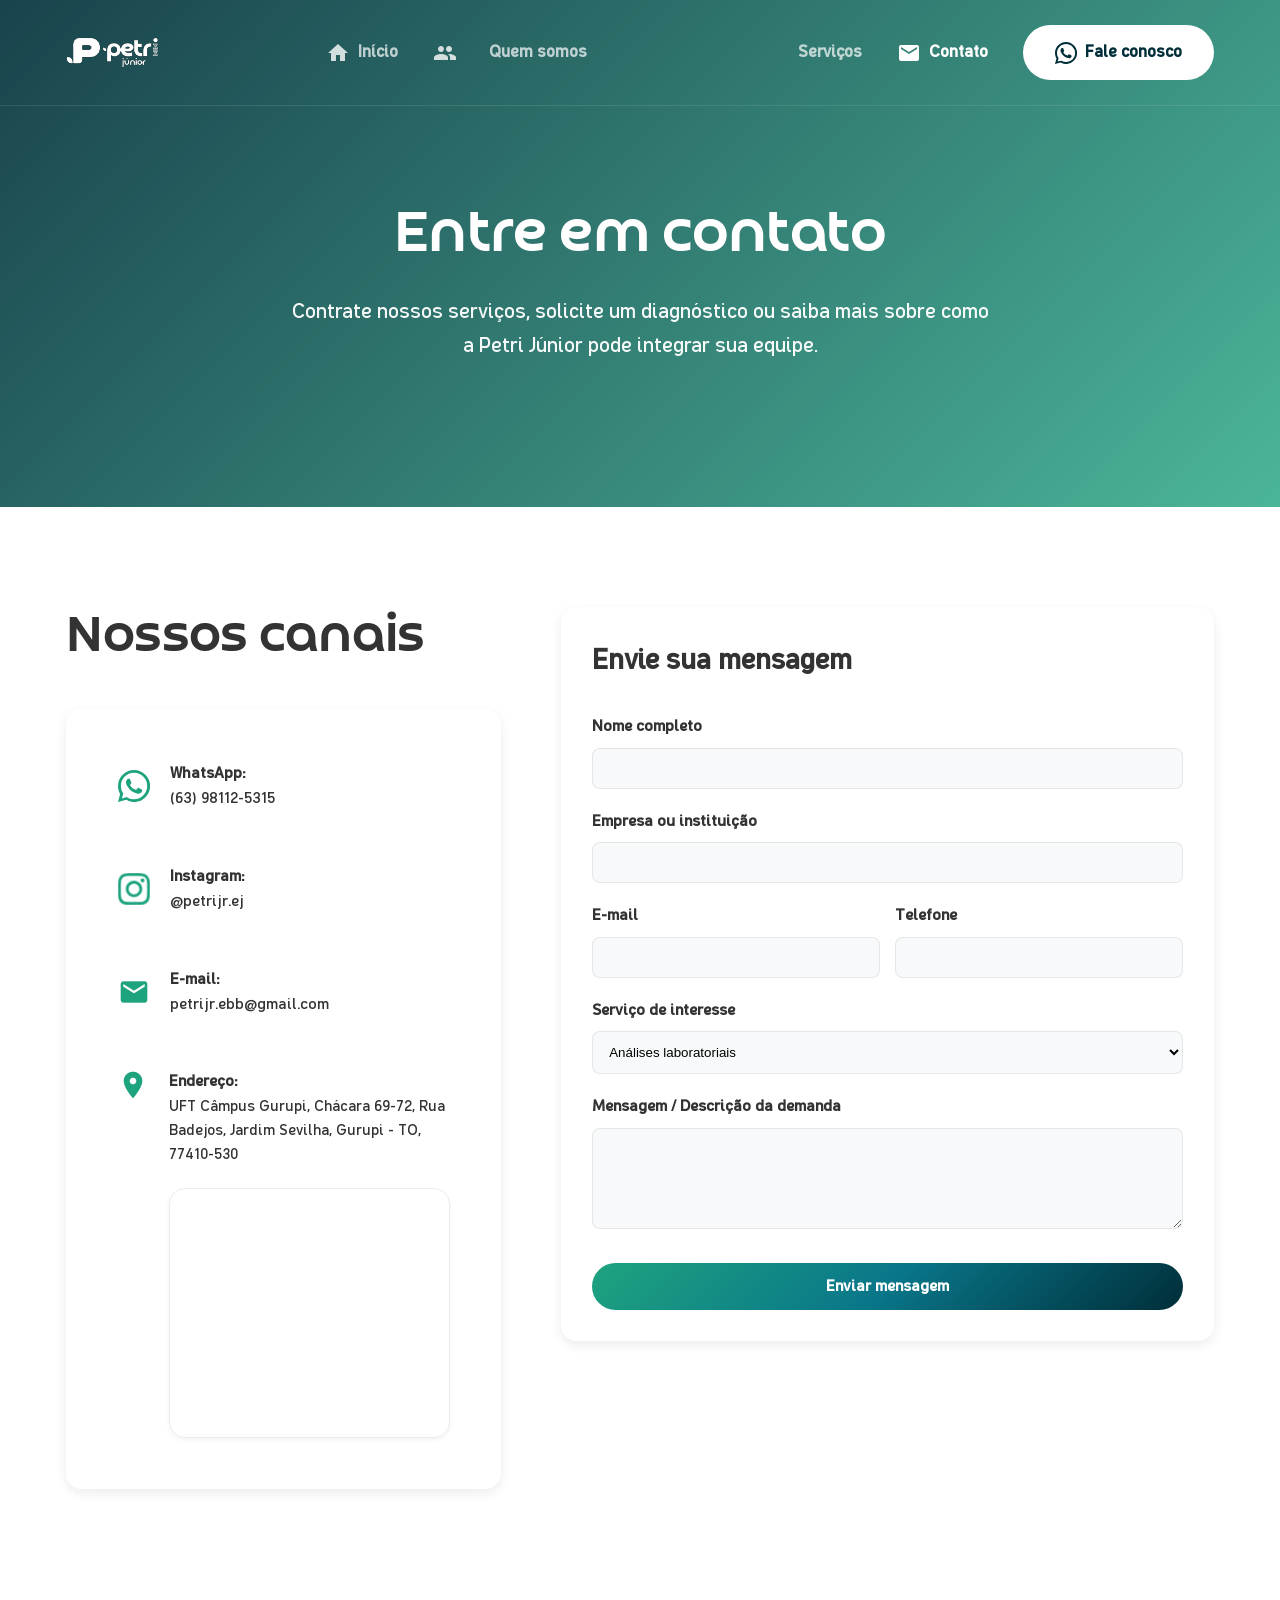
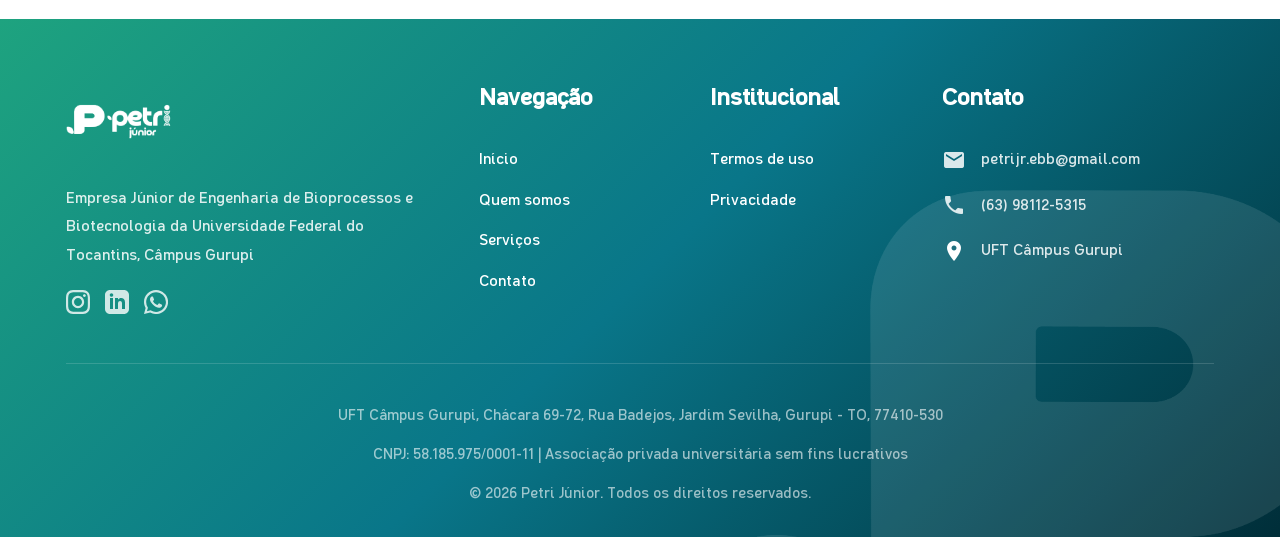
<file: contato.html>
<!DOCTYPE html>
<html lang="pt-BR">
<head>
  <meta charset="UTF-8">
  <meta name="viewport" content="width=device-width, initial-scale=1.0">
  <title>Contato | Petri Júnior</title>
  
  <link href="https://fonts.googleapis.com/icon?family=Material+Icons" rel="stylesheet">
  <link rel="preload" href="assets/fonts/Caracas.ttf" as="font" type="font/ttf" crossorigin="anonymous">
  <link rel="preload" href="assets/fonts/Croogla.ttf" as="font" type="font/ttf" crossorigin="anonymous">
  <link rel="stylesheet" href="assets/css/style.css">
  <link rel="icon" href="assets/img/favicon-colorido.svg" type="image/svg+xml">
</head>
<body>

  <!-- Header -->
  <header>
    <div class="container nav-container">
      <a href="index.html" class="logo">
        <img src="assets/img/logo-petri-white.svg" alt="Petri Júnior" class="logo-white">
        <img src="assets/img/logo-petri-color.svg" alt="Petri Júnior" class="logo-color">
      </a>
      <nav class="nav-links">
        <a href="index.html"><span class="material-icons">home</span> Início</a>
        <a href="quem-somos.html"><span class="material-icons">groups</span> Quem somos</a>
        <a href="servicos.html"><span class="material-icons">biotech</span> Serviços</a>
        <a href="contato.html"><span class="material-icons">mail</span> Contato</a>
        <a href="https://wa.me/5563981125315" class="btn btn-gradient">
          <svg xmlns="http://www.w3.org/2000/svg" width="22" height="22" viewBox="0 0 24 24" fill="white"><path d="M17.472 14.382c-.297-.149-1.758-.867-2.03-.967-.273-.099-.471-.148-.67.15-.197.297-.767.966-.94 1.164-.173.199-.347.223-.644.075-.297-.15-1.255-.463-2.39-1.328-.883-.788-1.48-1.761-1.653-2.059-.173-.297-.018-.458.13-.606.134-.133.298-.347.446-.52.149-.174.198-.298.298-.497.099-.198.05-.371-.025-.52-.075-.149-.669-1.612-.916-2.207-.242-.579-.487-.5-.669-.51-.173-.008-.371-.01-.57-.01-.198 0-.52.074-.792.372-.272.297-1.04 1.016-1.04 2.479 0 1.462 1.065 2.875 1.213 3.074.149.198 2.096 3.2 5.077 4.487.709.306 1.262.489 1.694.625.712.227 1.36.195 1.871.118.571-.085 1.758-.719 2.006-1.413.248-.694.248-1.289.173-1.413-.074-.124-.272-.198-.57-.347m-5.421 7.403h-.004a9.87 9.87 0 01-5.031-1.378l-.361-.214-3.741.982.998-3.648-.235-.374a9.86 9.86 0 01-1.51-5.26c.001-5.45 4.436-9.884 9.888-9.884 2.64 0 5.122 1.03 6.988 2.898a9.825 9.825 0 012.893 6.994c-.003 5.45-4.437 9.884-9.885 9.884m8.413-18.297A11.815 11.815 0 0012.05 0C5.414 0 .015 5.398.01 12.038c0 2.12.553 4.189 1.602 6.04L0 24l6.149-1.613a11.817 11.817 0 005.9 1.652h.005c6.634 0 12.032-5.398 12.037-12.038.003-3.218-1.251-6.242-3.535-8.528z"/></svg>
          Fale conosco
        </a>
      </nav>
      <div class="mobile-menu-btn">
        <span class="material-icons">menu</span>
      </div>
    </div>
  </header>

  <main>
    <!-- Page Hero -->
    <section class="page-hero hero-contato section-padding text-center">
      <div class="container">
        <h1 class="fade-in">Entre em contato</h1>
        <p class="fade-in" style="max-width: 700px; margin: 25px auto; font-size: 1.3rem; color: rgba(255,255,255,0.95);">
          Contrate nossos serviços, solicite um diagnóstico ou saiba mais sobre como a Petri Júnior pode integrar sua equipe.
        </p>
      </div>
    </section>

    <!-- Contato Section -->
    <section class="section-padding">
      <div class="container" style="display: block;">
        <div class="grid" style="display: grid; grid-template-columns: 1fr 1.5fr; gap: 60px; align-items: start;">
          <div class="fade-in">
            <h2 style="margin-bottom: 40px;">Nossos canais</h2>
            
            <div class="glass-card" style="margin-bottom: 30px; padding: 40px;">
              <a href="https://wa.me/5563981125315" target="_blank" style="display: flex; align-items: center; gap: 20px; margin-bottom: 30px; padding: 10px; border-radius: 12px; transition: 0.3s; border: 1px solid transparent;" onmouseover="this.style.borderColor='var(--primary)'; this.style.background='white'" onmouseout="this.style.borderColor='transparent'; this.style.background='transparent'">
                <svg xmlns="http://www.w3.org/2000/svg" width="32" height="32" viewBox="0 0 24 24" fill="var(--primary)"><path d="M17.472 14.382c-.297-.149-1.758-.867-2.03-.967-.273-.099-.471-.148-.67.15-.197.297-.767.966-.94 1.164-.173.199-.347.223-.644.075-.297-.15-1.255-.463-2.39-1.328-.883-.788-1.48-1.761-1.653-2.059-.173-.297-.018-.458.13-.606.134-.133.298-.347.446-.52.149-.174.198-.298.298-.497.099-.198.05-.371-.025-.52-.075-.149-.669-1.612-.916-2.207-.242-.579-.487-.5-.669-.51-.173-.008-.371-.01-.57-.01-.198 0-.52.074-.792.372-.272.297-1.04 1.016-1.04 2.479 0 1.462 1.065 2.875 1.213 3.074.149.198 2.096 3.2 5.077 4.487.709.306 1.262.489 1.694.625.712.227 1.36.195 1.871.118.571-.085 1.758-.719 2.006-1.413.248-.694.248-1.289.173-1.413-.074-.124-.272-.198-.57-.347m-5.421 7.403h-.004a9.87 9.87 0 01-5.031-1.378l-.361-.214-3.741.982.998-3.648-.235-.374a9.86 9.86 0 01-1.51-5.26c.001-5.45 4.436-9.884 9.888-9.884 2.64 0 5.122 1.03 6.988 2.898a9.825 9.825 0 012.893 6.994c-.003 5.45-4.437 9.884-9.885 9.884m8.413-18.297A11.815 11.815 0 0012.05 0C5.414 0 .015 5.398.01 12.038c0 2.12.553 4.189 1.602 6.04L0 24l6.149-1.613a11.817 11.817 0 005.9 1.652h.005c6.634 0 12.032-5.398 12.037-12.038.003-3.218-1.251-6.242-3.535-8.528z"/></svg>
                <span><strong>WhatsApp:</strong><br>(63) 98112-5315</span>
              </a>
              <a href="https://www.instagram.com/petrijr.ej/" target="_blank" style="display: flex; align-items: center; gap: 20px; margin-bottom: 30px; padding: 10px; border-radius: 12px; transition: 0.3s; border: 1px solid transparent;" onmouseover="this.style.borderColor='var(--primary)'; this.style.background='white'" onmouseout="this.style.borderColor='transparent'; this.style.background='transparent'">
                <svg xmlns="http://www.w3.org/2000/svg" width="32" height="32" viewBox="0 0 24 24" fill="var(--primary)"><path d="M12 2.163c3.204 0 3.584.012 4.85.07 3.252.148 4.771 1.691 4.919 4.819.058 1.265.069 1.645.069 4.849 0 3.205-.012 3.584-.069 4.849-.149 3.225-1.664 4.771-4.919 4.919-1.266.058-1.644.07-4.85.07-3.204 0-3.584-.012-4.849-.07-3.26-.149-4.771-1.699-4.919-4.82-.058-1.265-.07-1.644-.07-4.849 0-3.204.013-3.583.07-4.849.149-3.227 1.664-4.771 4.919-4.919 1.266-.057 1.645-.069 4.849-.069zm0-2.163c-3.259 0-3.667.014-4.947.072-4.358.2-6.78 2.618-6.98 6.98-.059 1.281-.073 1.689-.073 4.948 0 3.259.014 3.668.072 4.948.2 4.358 2.618 6.78 6.98 6.98 1.281.058 1.689.072 4.948.072 3.259 0 3.668-.014 4.948-.072 4.354-.2 6.782-2.618 6.979-6.98.059-1.28.073-1.689.073-4.948 0-3.259-.014-3.667-.072-4.947-.196-4.354-2.617-6.78-6.979-6.98-1.281-.059-1.69-.073-4.949-.073zm0 5.838c-3.403 0-6.162 2.759-6.162 6.162s2.759 6.163 6.162 6.163 6.162-2.759 6.162-6.163c0-3.403-2.759-6.162-6.162-6.162zm0 10.162c-2.209 0-4-1.791-4-4 0-2.209 1.791-4 4-4s4 1.791 4 4c0 2.209-1.791 4-4 4zm6.406-11.845c-.796 0-1.441.645-1.441 1.44s.645 1.44 1.441 1.44c.795 0 1.439-.645 1.439-1.44s-.644-1.44-1.439-1.44z"/></svg>
                <span><strong>Instagram:</strong><br>@petrijr.ej</span>
              </a>
              <a href="mailto:petrijr.ebb@gmail.com" style="display: flex; align-items: center; gap: 20px; margin-bottom: 30px; padding: 10px; border-radius: 12px; transition: 0.3s; border: 1px solid transparent;" onmouseover="this.style.borderColor='var(--primary)'; this.style.background='white'" onmouseout="this.style.borderColor='transparent'; this.style.background='transparent'">
                <span class="material-icons" style="color: var(--primary); font-size: 32px;">mail</span> 
                <span><strong>E-mail:</strong><br>petrijr.ebb@gmail.com</span>
              </a>
              <div style="display: flex; align-items: flex-start; gap: 20px; padding: 10px;">
                <span class="material-icons" style="color: var(--primary); font-size: 32px;">place</span> 
                <div style="flex-grow: 1;">
                  <strong>Endereço:</strong><br>
                  <p style="font-size: 0.95rem; margin-bottom: 20px;">UFT Câmpus Gurupi, Chácara 69-72, Rua Badejos, Jardim Sevilha, Gurupi - TO, 77410-530</p>
                  
                  <!-- Maps Nested in Card -->
                  <div class="map-container" style="height: 250px; margin-top: 10px;">
                    <iframe 
                      src="https://www.google.com/maps/embed?pb=!1m18!1m12!1m3!1d3896.3475143324024!2d-49.07187142491295!3d-11.758362687537335!2m3!1f0!2f0!3f0!3m2!1i1024!2i768!4f13.1!3m3!1m2!1s0x933be32c748c823d%3A0x6739958045610d4c!2sUFT%20-%20Campus%20Gurupi!5e0!3m2!1spt-BR!2sbr!4v1715870000000!5m2!1spt-BR!2sbr" 
                      width="100%" 
                      height="100%" 
                      style="border:0;" 
                      allowfullscreen="" 
                      loading="lazy" 
                      referrerpolicy="no-referrer-when-downgrade">
                    </iframe>
                  </div>
                </div>
              </div>
            </div>
          </div>
          
          <div class="glass-card fade-in" style="background: white;">
            <h3 style="margin-bottom: 30px;">Envie sua mensagem</h3>
            <form id="contact-form">
              <div style="margin-bottom: 20px;">
                <label for="name" style="display: block; margin-bottom: 8px; font-weight: bold;">Nome completo</label>
                <input type="text" id="name" required style="width: 100%; padding: 12px; border: 1px solid var(--border-light); border-radius: 8px; background: var(--bg-light);">
              </div>
              <div style="margin-bottom: 20px;">
                <label for="company" style="display: block; margin-bottom: 8px; font-weight: bold;">Empresa ou instituição</label>
                <input type="text" id="company" style="width: 100%; padding: 12px; border: 1px solid var(--border-light); border-radius: 8px; background: var(--bg-light);">
              </div>
              <div style="display: grid; grid-template-columns: 1fr 1fr; gap: 15px; margin-bottom: 20px;">
                <div>
                  <label for="email" style="display: block; margin-bottom: 8px; font-weight: bold;">E-mail</label>
                  <input type="email" id="email" required style="width: 100%; padding: 12px; border: 1px solid var(--border-light); border-radius: 8px; background: var(--bg-light);">
                </div>
                <div>
                  <label for="phone" style="display: block; margin-bottom: 8px; font-weight: bold;">Telefone</label>
                  <input type="tel" id="phone" required style="width: 100%; padding: 12px; border: 1px solid var(--border-light); border-radius: 8px; background: var(--bg-light);">
                </div>
              </div>
              <div style="margin-bottom: 20px;">
                <label for="service" style="display: block; margin-bottom: 8px; font-weight: bold;">Serviço de interesse</label>
                <select id="service" style="width: 100%; padding: 12px; border: 1px solid var(--border-light); border-radius: 8px; background: var(--bg-light);">
                  <option value="Análises">Análises laboratoriais</option>
                  <option value="Biossegurança">Biossegurança/MBP/ POPs</option>
                  <option value="Bioinformática">Bioinformática</option>
                  <option value="Cursos">Cursos e treinamentos</option>
                  <option value="Outro">Outros/parcerias</option>
                </select>
              </div>
              <div style="margin-bottom: 25px;">
                <label for="message" style="display: block; margin-bottom: 8px; font-weight: bold;">Mensagem / Descrição da demanda</label>
                <textarea id="message" rows="5" required style="width: 100%; padding: 12px; border: 1px solid var(--border-light); border-radius: 8px; background: var(--bg-light);"></textarea>
              </div>
              <button type="submit" class="btn btn-gradient" style="width: 100%;">Enviar mensagem</button>
            </form>
          </div>
        </div>
      </div>
    </section>
  </main>

  <!-- Footer -->
  <footer>
    <img src="assets/img/favicon-branco.svg" class="footer-watermark" alt="Watermark">
    <div class="container" style="display: block;">
      <div class="footer-grid">
        <div class="footer-info">
          <img src="assets/img/logo-petri.svg" alt="Petri Júnior" style="height: 85px; filter: brightness(0) invert(1);">
          <p style="margin-top: 20px;">Empresa Júnior de Engenharia de Bioprocessos e Biotecnologia da Universidade Federal do Tocantins, Câmpus Gurupi</p>
          <div style="display: flex; gap: 15px; margin-top: 20px;">
            <a href="https://www.instagram.com/petrijr.ej/" target="_blank" style="color: white; opacity: 0.8;"><svg xmlns="http://www.w3.org/2000/svg" width="24" height="24" viewBox="0 0 24 24" fill="currentColor"><path d="M12 2.163c3.204 0 3.584.012 4.85.07 3.252.148 4.771 1.691 4.919 4.819.058 1.265.069 1.645.069 4.849 0 3.205-.012 3.584-.069 4.849-.149 3.225-1.664 4.771-4.919 4.919-1.266.058-1.644.07-4.85.07-3.204 0-3.584-.012-4.849-.07-3.26-.149-4.771-1.699-4.919-4.82-.058-1.265-.07-1.644-.07-4.849 0-3.204.013-3.583.07-4.849.149-3.227 1.664-4.771 4.919-4.919 1.266-.057 1.645-.069 4.849-.069zm0-2.163c-3.259 0-3.667.014-4.947.072-4.358.2-6.78 2.618-6.98 6.98-.059 1.281-.073 1.689-.073 4.948 0 3.259.014 3.668.072 4.948.2 4.358 2.618 6.78 6.98 6.98 1.281.058 1.689.072 4.948.072 3.259 0 3.668-.014 4.948-.072 4.354-.2 6.782-2.618 6.979-6.98.059-1.28.073-1.689.073-4.948 0-3.259-.014-3.667-.072-4.947-.196-4.354-2.617-6.78-6.979-6.98-1.281-.059-1.69-.073-4.949-.073zm0 5.838c-3.403 0-6.162 2.759-6.162 6.162s2.759 6.163 6.162 6.163 6.162-2.759 6.162-6.163c0-3.403-2.759-6.162-6.162-6.162zm0 10.162c-2.209 0-4-1.791-4-4 0-2.209 1.791-4 4-4s4 1.791 4 4c0 2.209-1.791 4-4 4zm6.406-11.845c-.796 0-1.441.645-1.441 1.44s.645 1.44 1.441 1.44c.795 0 1.439-.645 1.439-1.44s-.644-1.44-1.439-1.44z"/></svg></a>
            <a href="https://www.linkedin.com/company/petri-j%C3%BAnior" target="_blank" style="color: white; opacity: 0.8;"><svg xmlns="http://www.w3.org/2000/svg" width="24" height="24" viewBox="0 0 24 24" fill="currentColor"><path d="M19 0h-14c-2.761 0-5 2.239-5 5v14c0 2.761 2.239 5 5 5h14c2.762 0 5-2.238 5-5v-14c0-2.761-2.238-5-5-5zm-11 19h-3v-11h3v11zm-1.5-12.268c-.966 0-1.75-.79-1.75-1.764s.784-1.764 1.75-1.764 1.75.79 1.75 1.764-.783 1.764-1.75 1.764zm13.5 12.268h-3v-5.604c0-3.368-4-3.113-4 0v5.604h-3v-11h3v1.765c1.396-2.586 7-2.777 7 2.476v6.759z"/></svg></a>
            <a href="https://wa.me/5563981125315" target="_blank" style="color: white; opacity: 0.8;"><svg xmlns="http://www.w3.org/2000/svg" width="24" height="24" viewBox="0 0 24 24" fill="currentColor"><path d="M17.472 14.382c-.297-.149-1.758-.867-2.03-.967-.273-.099-.471-.148-.67.15-.197.297-.767.966-.94 1.164-.173.199-.347.223-.644.075-.297-.15-1.255-.463-2.39-1.328-.883-.788-1.48-1.761-1.653-2.059-.173-.297-.018-.458.13-.606.134-.133.298-.347.446-.52.149-.174.198-.298.298-.497.099-.198.05-.371-.025-.52-.075-.149-.669-1.612-.916-2.207-.242-.579-.487-.5-.669-.51-.173-.008-.371-.01-.57-.01-.198 0-.52.074-.792.372-.272.297-1.04 1.016-1.04 2.479 0 1.462 1.065 2.875 1.213 3.074.149.198 2.096 3.2 5.077 4.487.709.306 1.262.489 1.694.625.712.227 1.36.195 1.871.118.571-.085 1.758-.719 2.006-1.413.248-.694.248-1.289.173-1.413-.074-.124-.272-.198-.57-.347m-5.421 7.403h-.004a9.87 9.87 0 01-5.031-1.378l-.361-.214-3.741.982.998-3.648-.235-.374a9.86 9.86 0 01-1.51-5.26c.001-5.45 4.436-9.884 9.888-9.884 2.64 0 5.122 1.03 6.988 2.898a9.825 9.825 0 012.893 6.994c-.003 5.45-4.437 9.884-9.885 9.884m8.413-18.297A11.815 11.815 0 0012.05 0C5.414 0 .015 5.398.01 12.038c0 2.12.553 4.189 1.602 6.04L0 24l6.149-1.613a11.817 11.817 0 005.9 1.652h.005c6.634 0 12.032-5.398 12.037-12.038.003-3.218-1.251-6.242-3.535-8.528z"/></svg></a>
          </div>
        </div>
        <div class="footer-links">
          <h4>Navegação</h4>
          <ul>
            <li><a href="index.html">Início</a></li>
            <li><a href="quem-somos.html">Quem somos</a></li>
            <li><a href="servicos.html">Serviços</a></li>
            <li><a href="contato.html">Contato</a></li>
          </ul>
        </div>
        <div class="footer-links">
          <h4>Institucional</h4>
          <ul>
            <li><a href="termos-de-uso.html">Termos de uso</a></li>
            <li><a href="politica-de-privacidade.html">Privacidade</a></li>
          </ul>
        </div>
        <div class="footer-contact">
          <h4>Contato</h4>
          <p><span class="material-icons">mail</span> petrijr.ebb@gmail.com</p>
          <p><span class="material-icons">call</span> (63) 98112-5315</p>
          <p><span class="material-icons" style="color: white;">place</span> UFT Câmpus Gurupi</p>
        </div>
      </div>
      <div class="footer-bottom">
        <p>UFT Câmpus Gurupi, Chácara 69-72, Rua Badejos, Jardim Sevilha, Gurupi - TO, 77410-530</p>
        <p style="margin-top: 15px;">CNPJ: 58.185.975/0001-11 | Associação privada universitária sem fins lucrativos</p>
        <p style="margin-top: 15px;">&copy; 2026 Petri Júnior. Todos os direitos reservados.</p>
      </div>
    </div>
  </footer>

  <script src="assets/js/main.js"></script>
</body>
</html>
</file>
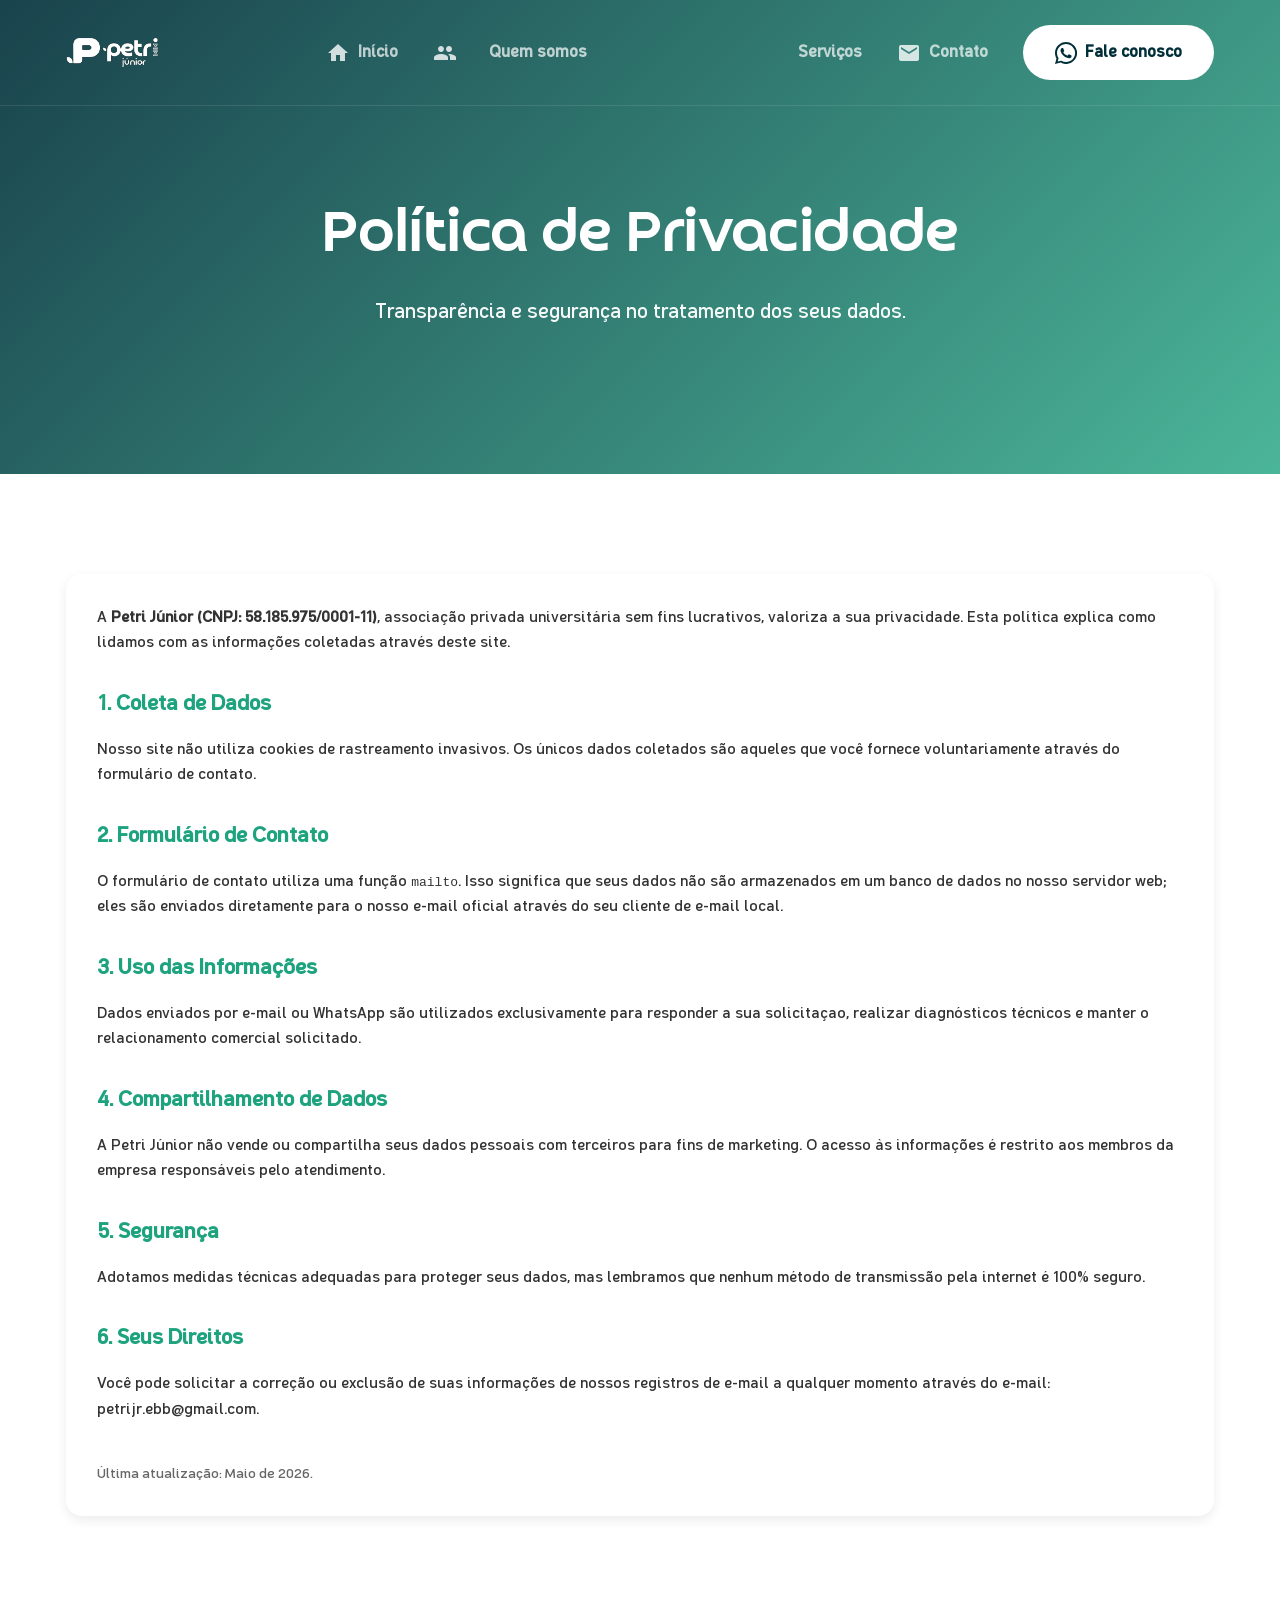
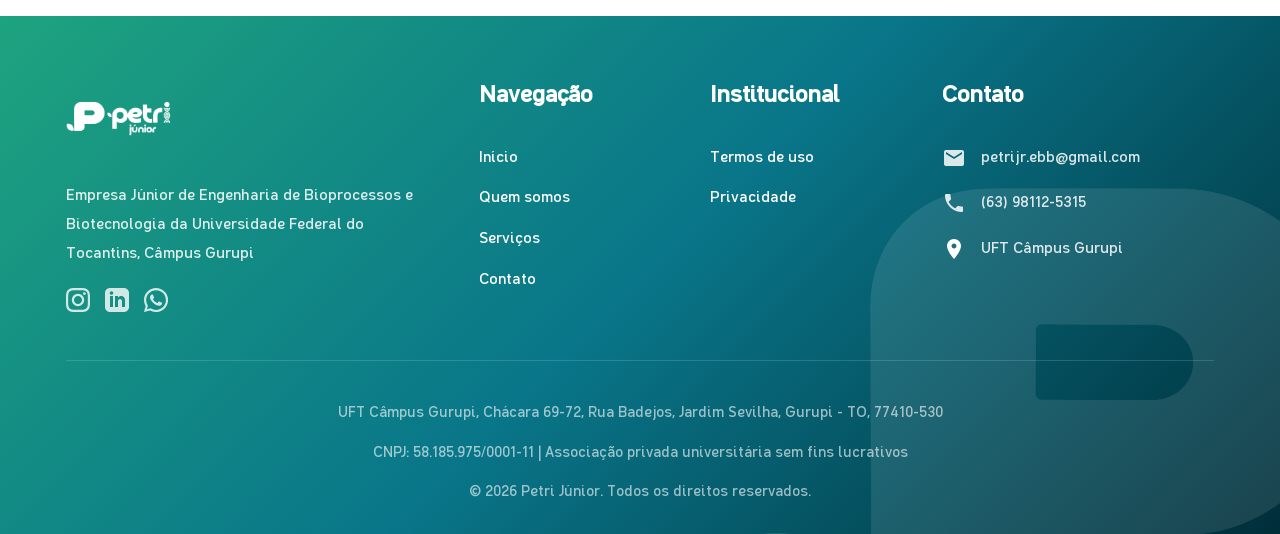
<file: politica-de-privacidade.html>
<!DOCTYPE html>
<html lang="pt-BR">
<head>
  <meta charset="UTF-8">
  <meta name="viewport" content="width=device-width, initial-scale=1.0">
  <title>Política de Privacidade | Petri Júnior</title>
  
  <link href="https://fonts.googleapis.com/icon?family=Material+Icons" rel="stylesheet">
  <link rel="preload" href="assets/fonts/Caracas.ttf" as="font" type="font/ttf" crossorigin="anonymous">
  <link rel="preload" href="assets/fonts/Croogla.ttf" as="font" type="font/ttf" crossorigin="anonymous">
  <link rel="stylesheet" href="assets/css/style.css">
  <link rel="icon" href="assets/img/favicon-colorido.svg" type="image/svg+xml">
</head>
<body>

  <!-- Header -->
  <header>
    <div class="container nav-container">
      <a href="index.html" class="logo">
        <img src="assets/img/logo-petri-white.svg" alt="Petri Júnior" class="logo-white">
        <img src="assets/img/logo-petri-color.svg" alt="Petri Júnior" class="logo-color">
      </a>
      <nav class="nav-links">
        <a href="index.html"><span class="material-icons">home</span> Início</a>
        <a href="quem-somos.html"><span class="material-icons">groups</span> Quem somos</a>
        <a href="servicos.html"><span class="material-icons">biotech</span> Serviços</a>
        <a href="contato.html"><span class="material-icons">mail</span> Contato</a>
        <a href="https://wa.me/5563981125315" class="btn btn-gradient">
          <svg xmlns="http://www.w3.org/2000/svg" width="22" height="22" viewBox="0 0 24 24" fill="white"><path d="M17.472 14.382c-.297-.149-1.758-.867-2.03-.967-.273-.099-.471-.148-.67.15-.197.297-.767.966-.94 1.164-.173.199-.347.223-.644.075-.297-.15-1.255-.463-2.39-1.328-.883-.788-1.48-1.761-1.653-2.059-.173-.297-.018-.458.13-.606.134-.133.298-.347.446-.52.149-.174.198-.298.298-.497.099-.198.05-.371-.025-.52-.075-.149-.669-1.612-.916-2.207-.242-.579-.487-.5-.669-.51-.173-.008-.371-.01-.57-.01-.198 0-.52.074-.792.372-.272.297-1.04 1.016-1.04 2.479 0 1.462 1.065 2.875 1.213 3.074.149.198 2.096 3.2 5.077 4.487.709.306 1.262.489 1.694.625.712.227 1.36.195 1.871.118.571-.085 1.758-.719 2.006-1.413.248-.694.248-1.289.173-1.413-.074-.124-.272-.198-.57-.347m-5.421 7.403h-.004a9.87 9.87 0 01-5.031-1.378l-.361-.214-3.741.982.998-3.648-.235-.374a9.86 9.86 0 01-1.51-5.26c.001-5.45 4.436-9.884 9.888-9.884 2.64 0 5.122 1.03 6.988 2.898a9.825 9.825 0 012.893 6.994c-.003 5.45-4.437 9.884-9.885 9.884m8.413-18.297A11.815 11.815 0 0012.05 0C5.414 0 .015 5.398.01 12.038c0 2.12.553 4.189 1.602 6.04L0 24l6.149-1.613a11.817 11.817 0 005.9 1.652h.005c6.634 0 12.032-5.398 12.037-12.038.003-3.218-1.251-6.242-3.535-8.528z"/></svg>
          Fale conosco
        </a>
      </nav>
      <div class="mobile-menu-btn">
        <span class="material-icons">menu</span>
      </div>
    </div>
  </header>

  <main>
    <section class="page-hero hero-servicos section-padding text-center">
      <div class="container">
        <h1 class="fade-in">Política de Privacidade</h1>
        <p class="fade-in" style="max-width: 700px; margin: 25px auto; font-size: 1.3rem; color: rgba(255,255,255,0.95);">Transparência e segurança no tratamento dos seus dados.</p>
      </div>
    </section>

    <section class="section-padding">
      <div class="container" style="display: block;">
        <div class="glass-card" style="background: white;">
          <p>A <strong>Petri Júnior (CNPJ: 58.185.975/0001-11)</strong>, associação privada universitária sem fins lucrativos, valoriza a sua privacidade. Esta política explica como lidamos com as informações coletadas através deste site.</p>
          
          <h4 style="margin: 30px 0 15px; color: var(--primary);">1. Coleta de Dados</h4>
          <p>Nosso site não utiliza cookies de rastreamento invasivos. Os únicos dados coletados são aqueles que você fornece voluntariamente através do formulário de contato.</p>
          
          <h4 style="margin: 30px 0 15px; color: var(--primary);">2. Formulário de Contato</h4>
          <p>O formulário de contato utiliza uma função <code>mailto</code>. Isso significa que seus dados não são armazenados em um banco de dados no nosso servidor web; eles são enviados diretamente para o nosso e-mail oficial através do seu cliente de e-mail local.</p>
          
          <h4 style="margin: 30px 0 15px; color: var(--primary);">3. Uso das Informações</h4>
          <p>Dados enviados por e-mail ou WhatsApp são utilizados exclusivamente para responder a sua solicitaçao, realizar diagnósticos técnicos e manter o relacionamento comercial solicitado.</p>
          
          <h4 style="margin: 30px 0 15px; color: var(--primary);">4. Compartilhamento de Dados</h4>
          <p>A Petri Júnior não vende ou compartilha seus dados pessoais com terceiros para fins de marketing. O acesso às informações é restrito aos membros da empresa responsáveis pelo atendimento.</p>
          
          <h4 style="margin: 30px 0 15px; color: var(--primary);">5. Segurança</h4>
          <p>Adotamos medidas técnicas adequadas para proteger seus dados, mas lembramos que nenhum método de transmissão pela internet é 100% seguro.</p>
          
          <h4 style="margin: 30px 0 15px; color: var(--primary);">6. Seus Direitos</h4>
          <p>Você pode solicitar a correção ou exclusão de suas informações de nossos registros de e-mail a qualquer momento através do e-mail: petrijr.ebb@gmail.com.</p>
          
          <p style="margin-top: 40px; font-size: 0.9rem; color: var(--text-muted);">Última atualização: Maio de 2026.</p>
        </div>
      </div>
    </section>
  </main>

  <!-- Footer -->
  <footer>
    <img src="assets/img/favicon-branco.svg" class="footer-watermark" alt="Watermark">
    <div class="container" style="display: block;">
      <div class="footer-grid">
        <div class="footer-info">
          <img src="assets/img/logo-petri.svg" alt="Petri Júnior" style="height: 85px; filter: brightness(0) invert(1);">
          <p style="margin-top: 20px;">Empresa Júnior de Engenharia de Bioprocessos e Biotecnologia da Universidade Federal do Tocantins, Câmpus Gurupi</p>
          <div style="display: flex; gap: 15px; margin-top: 20px;">
            <a href="https://www.instagram.com/petrijr.ej/" target="_blank" style="color: white; opacity: 0.8;"><svg xmlns="http://www.w3.org/2000/svg" width="24" height="24" viewBox="0 0 24 24" fill="currentColor"><path d="M12 2.163c3.204 0 3.584.012 4.85.07 3.252.148 4.771 1.691 4.919 4.819.058 1.265.069 1.645.069 4.849 0 3.205-.012 3.584-.069 4.849-.149 3.225-1.664 4.771-4.919 4.919-1.266.058-1.644.07-4.85.07-3.204 0-3.584-.012-4.849-.07-3.26-.149-4.771-1.699-4.919-4.82-.058-1.265-.07-1.644-.07-4.849 0-3.204.013-3.583.07-4.849.149-3.227 1.664-4.771 4.919-4.919 1.266-.057 1.645-.069 4.849-.069zm0-2.163c-3.259 0-3.667.014-4.947.072-4.358.2-6.78 2.618-6.98 6.98-.059 1.281-.073 1.689-.073 4.948 0 3.259.014 3.668.072 4.948.2 4.358 2.618 6.78 6.98 6.98 1.281.058 1.689.072 4.948.072 3.259 0 3.668-.014 4.948-.072 4.354-.2 6.782-2.618 6.979-6.98.059-1.28.073-1.689.073-4.948 0-3.259-.014-3.667-.072-4.947-.196-4.354-2.617-6.78-6.979-6.98-1.281-.059-1.69-.073-4.949-.073zm0 5.838c-3.403 0-6.162 2.759-6.162 6.162s2.759 6.163 6.162 6.163 6.162-2.759 6.162-6.163c0-3.403-2.759-6.162-6.162-6.162zm0 10.162c-2.209 0-4-1.791-4-4 0-2.209 1.791-4 4-4s4 1.791 4 4c0 2.209-1.791 4-4 4zm6.406-11.845c-.796 0-1.441.645-1.441 1.44s.645 1.44 1.441 1.44c.795 0 1.439-.645 1.439-1.44s-.644-1.44-1.439-1.44z"/></svg></a>
            <a href="https://www.linkedin.com/company/petri-j%C3%BAnior" target="_blank" style="color: white; opacity: 0.8;"><svg xmlns="http://www.w3.org/2000/svg" width="24" height="24" viewBox="0 0 24 24" fill="currentColor"><path d="M19 0h-14c-2.761 0-5 2.239-5 5v14c0 2.761 2.239 5 5 5h14c2.762 0 5-2.238 5-5v-14c0-2.761-2.238-5-5-5zm-11 19h-3v-11h3v11zm-1.5-12.268c-.966 0-1.75-.79-1.75-1.764s.784-1.764 1.75-1.764 1.75.79 1.75 1.764-.783 1.764-1.75 1.764zm13.5 12.268h-3v-5.604c0-3.368-4-3.113-4 0v5.604h-3v-11h3v1.765c1.396-2.586 7-2.777 7 2.476v6.759z"/></svg></a>
            <a href="https://wa.me/5563981125315" target="_blank" style="color: white; opacity: 0.8;"><svg xmlns="http://www.w3.org/2000/svg" width="24" height="24" viewBox="0 0 24 24" fill="currentColor"><path d="M17.472 14.382c-.297-.149-1.758-.867-2.03-.967-.273-.099-.471-.148-.67.15-.197.297-.767.966-.94 1.164-.173.199-.347.223-.644.075-.297-.15-1.255-.463-2.39-1.328-.883-.788-1.48-1.761-1.653-2.059-.173-.297-.018-.458.13-.606.134-.133.298-.347.446-.52.149-.174.198-.298.298-.497.099-.198.05-.371-.025-.52-.075-.149-.669-1.612-.916-2.207-.242-.579-.487-.5-.669-.51-.173-.008-.371-.01-.57-.01-.198 0-.52.074-.792.372-.272.297-1.04 1.016-1.04 2.479 0 1.462 1.065 2.875 1.213 3.074.149.198 2.096 3.2 5.077 4.487.709.306 1.262.489 1.694.625.712.227 1.36.195 1.871.118.571-.085 1.758-.719 2.006-1.413.248-.694.248-1.289.173-1.413-.074-.124-.272-.198-.57-.347m-5.421 7.403h-.004a9.87 9.87 0 01-5.031-1.378l-.361-.214-3.741.982.998-3.648-.235-.374a9.86 9.86 0 01-1.51-5.26c.001-5.45 4.436-9.884 9.888-9.884 2.64 0 5.122 1.03 6.988 2.898a9.825 9.825 0 012.893 6.994c-.003 5.45-4.437 9.884-9.885 9.884m8.413-18.297A11.815 11.815 0 0012.05 0C5.414 0 .015 5.398.01 12.038c0 2.12.553 4.189 1.602 6.04L0 24l6.149-1.613a11.817 11.817 0 005.9 1.652h.005c6.634 0 12.032-5.398 12.037-12.038.003-3.218-1.251-6.242-3.535-8.528z"/></svg></a>
          </div>
        </div>
        <div class="footer-links">
          <h4>Navegação</h4>
          <ul>
            <li><a href="index.html">Início</a></li>
            <li><a href="quem-somos.html">Quem somos</a></li>
            <li><a href="servicos.html">Serviços</a></li>
            <li><a href="contato.html">Contato</a></li>
          </ul>
        </div>
        <div class="footer-links">
          <h4>Institucional</h4>
          <ul>
            <li><a href="termos-de-uso.html">Termos de uso</a></li>
            <li><a href="politica-de-privacidade.html">Privacidade</a></li>
          </ul>
        </div>
        <div class="footer-contact">
          <h4>Contato</h4>
          <p><span class="material-icons">mail</span> petrijr.ebb@gmail.com</p>
          <p><span class="material-icons">call</span> (63) 98112-5315</p>
          <p><span class="material-icons" style="color: white;">place</span> UFT Câmpus Gurupi</p>
        </div>
      </div>
      <div class="footer-bottom">
        <p>UFT Câmpus Gurupi, Chácara 69-72, Rua Badejos, Jardim Sevilha, Gurupi - TO, 77410-530</p>
        <p style="margin-top: 15px;">CNPJ: 58.185.975/0001-11 | Associação privada universitária sem fins lucrativos</p>
        <p style="margin-top: 15px;">&copy; 2026 Petri Júnior. Todos os direitos reservados.</p>
      </div>
    </div>
  </footer>

  <script src="assets/js/main.js"></script>
</body>
</html>
</file>
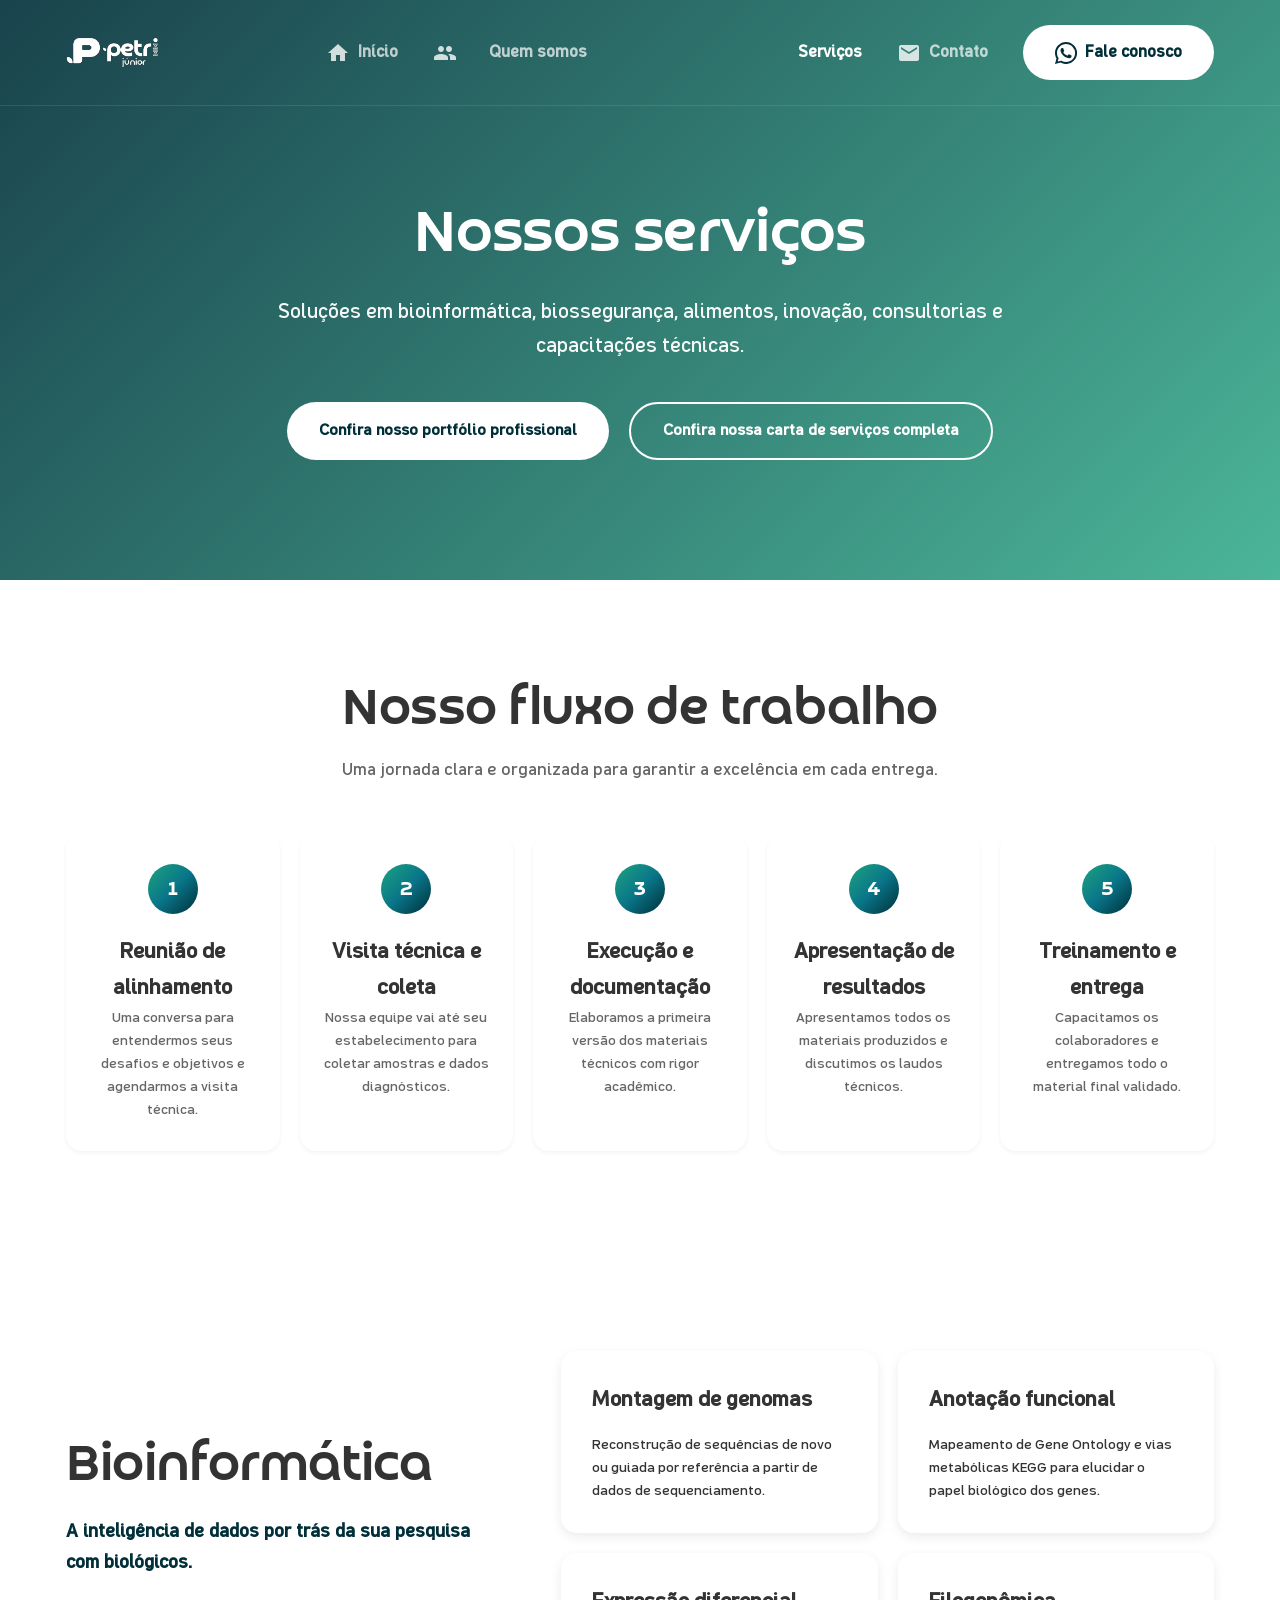
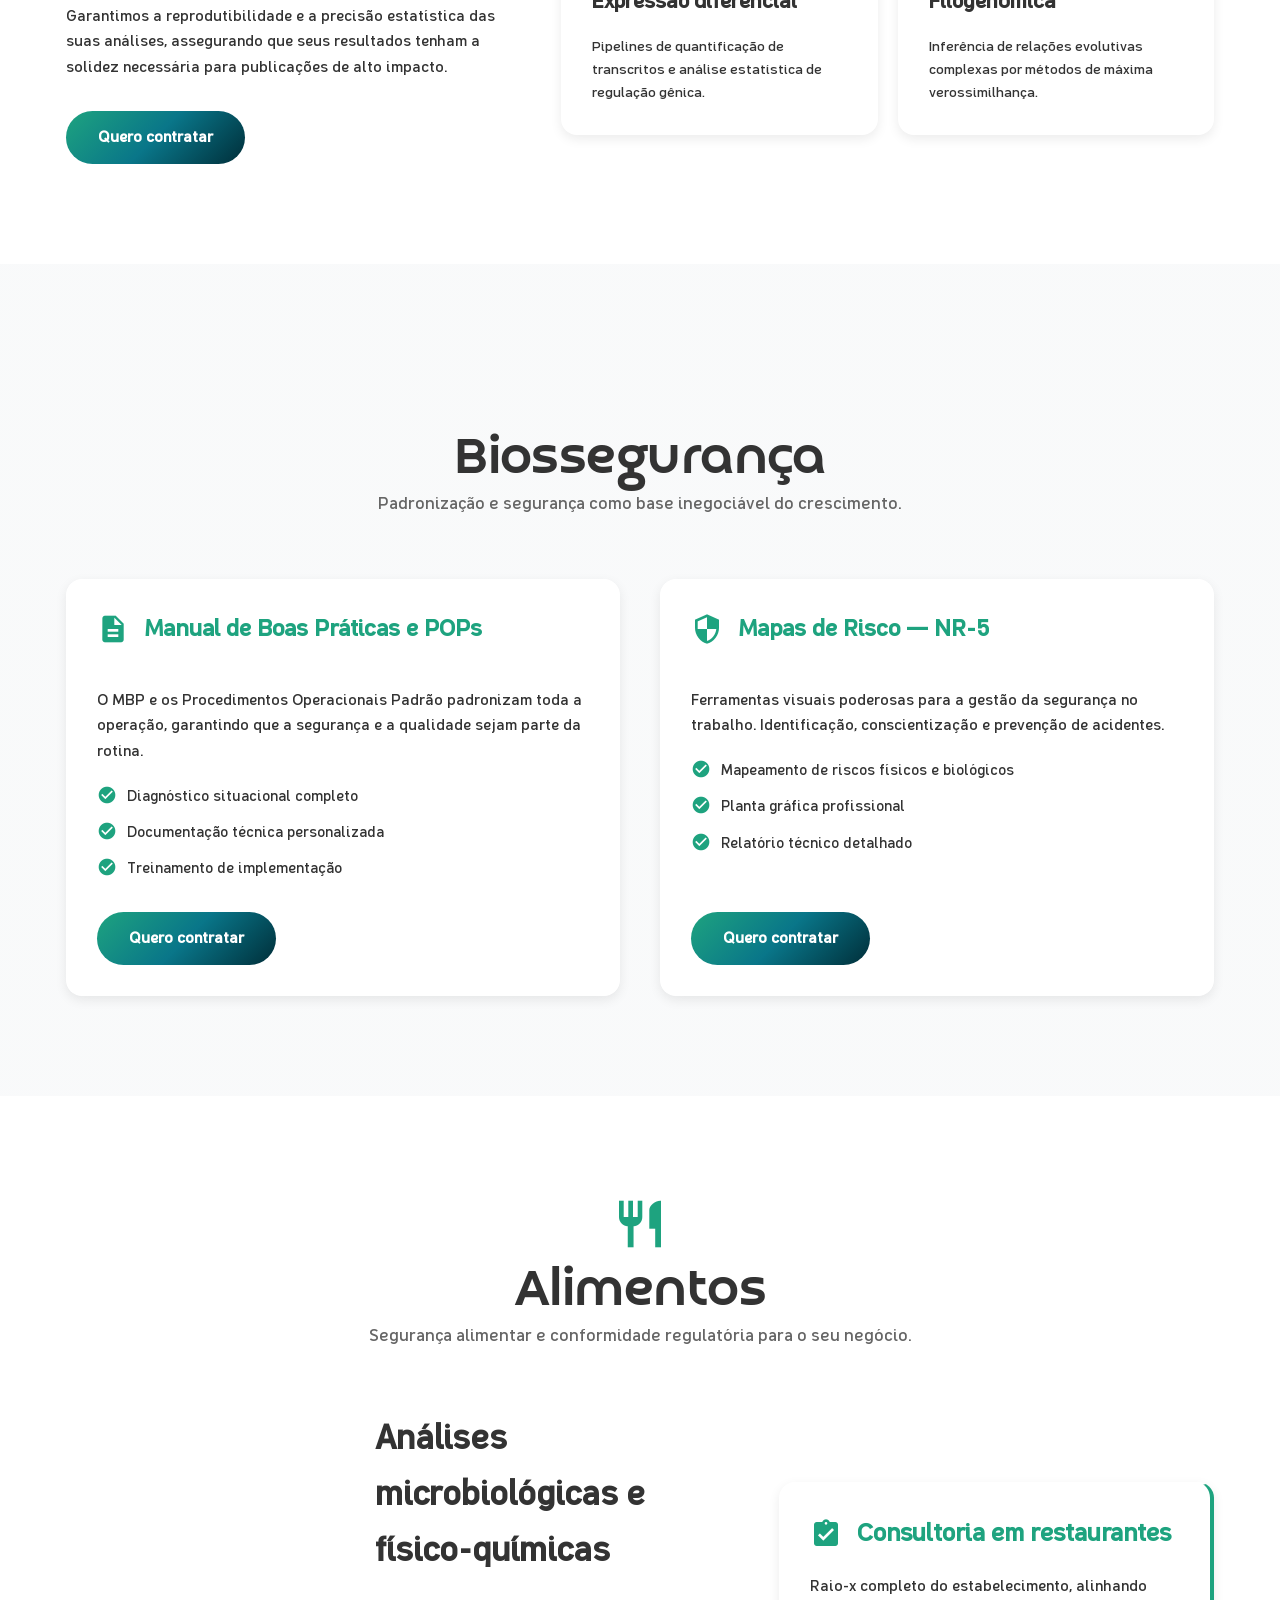
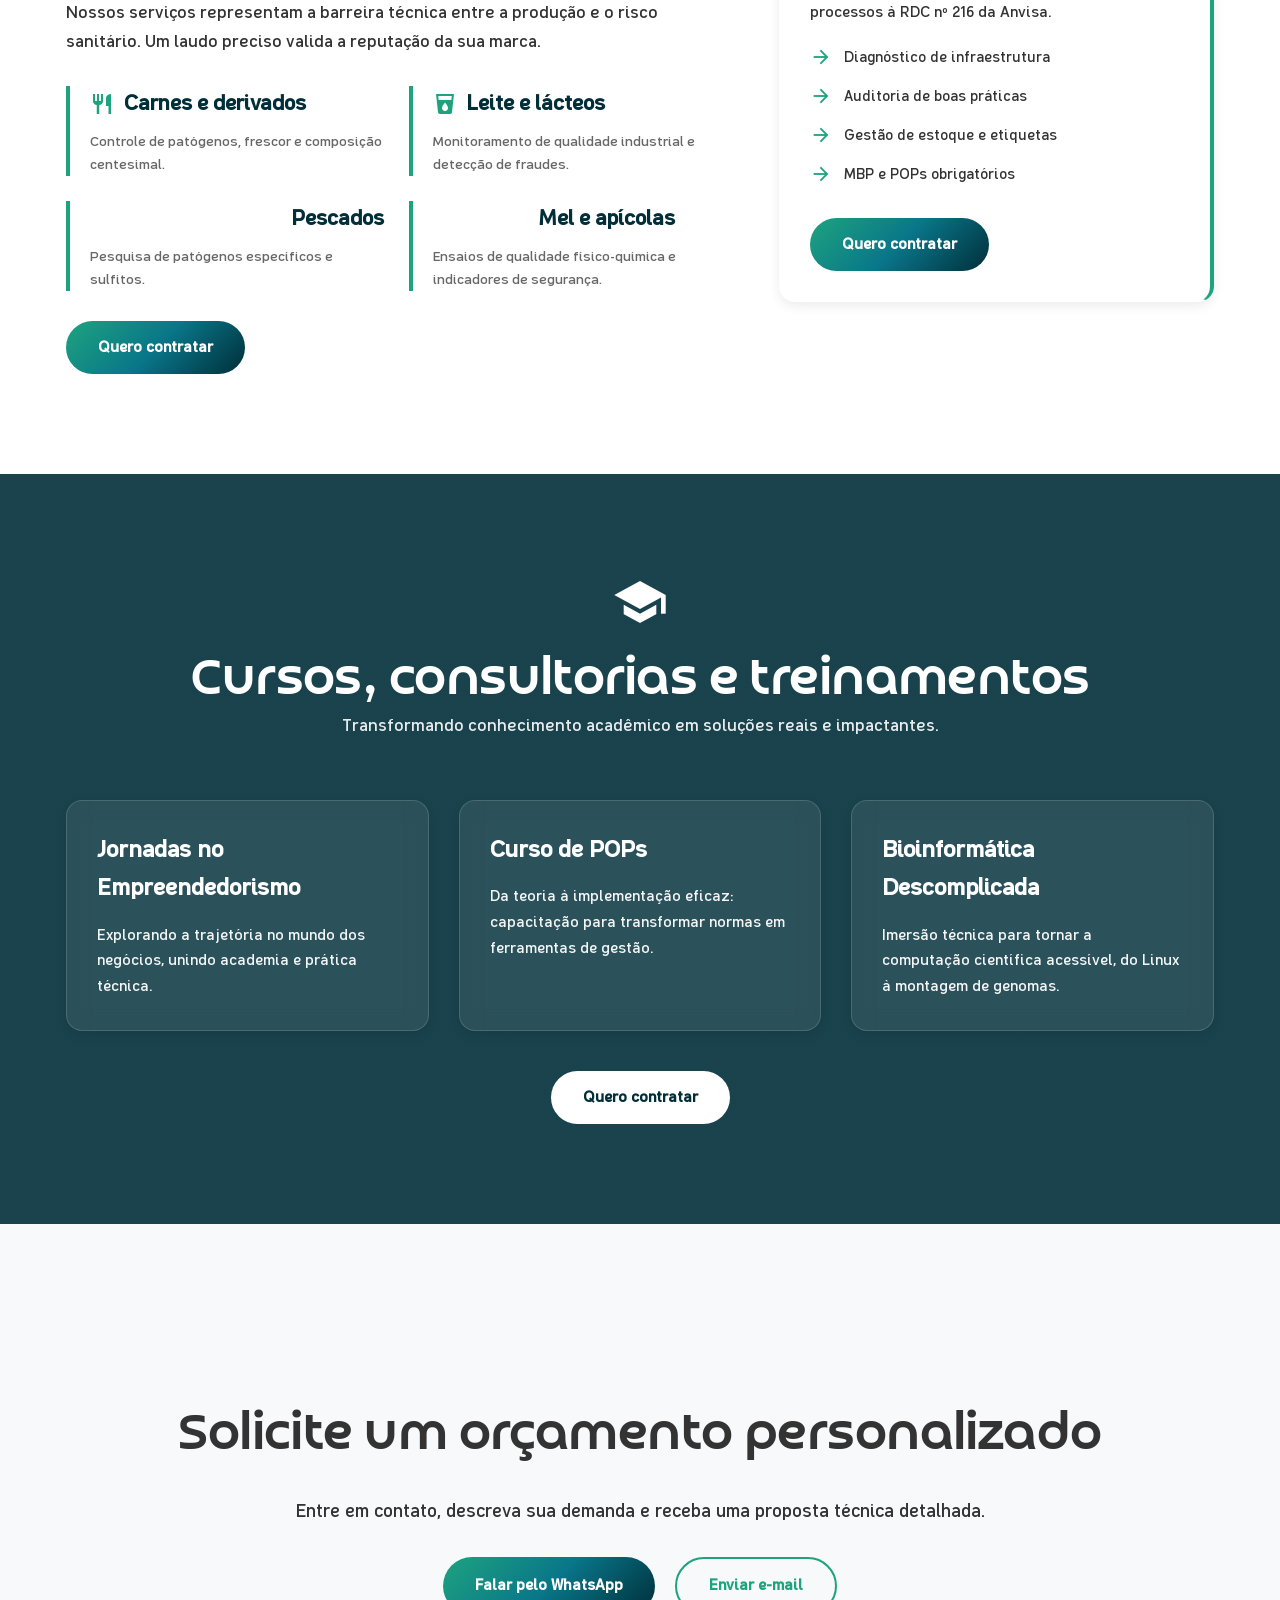
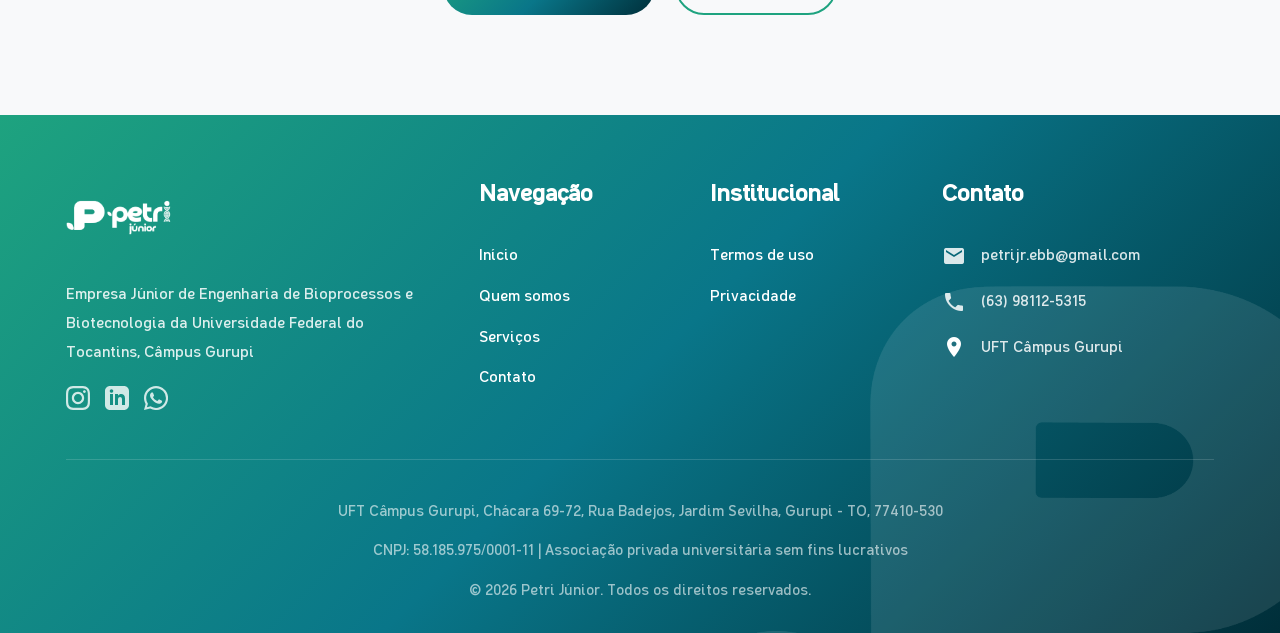
<file: servicos.html>
<!DOCTYPE html>
<html lang="pt-BR">
<head>
  <meta charset="UTF-8">
  <meta name="viewport" content="width=device-width, initial-scale=1.0">
  <title>Nossos serviços | Petri Júnior</title>
  
  <link href="https://fonts.googleapis.com/icon?family=Material+Icons" rel="stylesheet">
  <link rel="preload" href="assets/fonts/Caracas.ttf" as="font" type="font/ttf" crossorigin="anonymous">
  <link rel="preload" href="assets/fonts/Croogla.ttf" as="font" type="font/ttf" crossorigin="anonymous">
  <link rel="stylesheet" href="assets/css/style.css">
  <link rel="icon" href="assets/img/favicon-colorido.svg" type="image/svg+xml">
</head>
<body>

  <!-- Header -->
  <header>
    <div class="container nav-container">
      <a href="index.html" class="logo">
        <img src="assets/img/logo-petri-white.svg" alt="Petri Júnior" class="logo-white">
        <img src="assets/img/logo-petri-color.svg" alt="Petri Júnior" class="logo-color">
      </a>
      <nav class="nav-links">
        <a href="index.html"><span class="material-icons">home</span> Início</a>
        <a href="quem-somos.html"><span class="material-icons">groups</span> Quem somos</a>
        <a href="servicos.html"><span class="material-icons">biotech</span> Serviços</a>
        <a href="contato.html"><span class="material-icons">mail</span> Contato</a>
        <a href="https://wa.me/5563981125315" class="btn btn-gradient">
          <svg xmlns="http://www.w3.org/2000/svg" width="22" height="22" viewBox="0 0 24 24" fill="white"><path d="M17.472 14.382c-.297-.149-1.758-.867-2.03-.967-.273-.099-.471-.148-.67.15-.197.297-.767.966-.94 1.164-.173.199-.347.223-.644.075-.297-.15-1.255-.463-2.39-1.328-.883-.788-1.48-1.761-1.653-2.059-.173-.297-.018-.458.13-.606.134-.133.298-.347.446-.52.149-.174.198-.298.298-.497.099-.198.05-.371-.025-.52-.075-.149-.669-1.612-.916-2.207-.242-.579-.487-.5-.669-.51-.173-.008-.371-.01-.57-.01-.198 0-.52.074-.792.372-.272.297-1.04 1.016-1.04 2.479 0 1.462 1.065 2.875 1.213 3.074.149.198 2.096 3.2 5.077 4.487.709.306 1.262.489 1.694.625.712.227 1.36.195 1.871.118.571-.085 1.758-.719 2.006-1.413.248-.694.248-1.289.173-1.413-.074-.124-.272-.198-.57-.347m-5.421 7.403h-.004a9.87 9.87 0 01-5.031-1.378l-.361-.214-3.741.982.998-3.648-.235-.374a9.86 9.86 0 01-1.51-5.26c.001-5.45 4.436-9.884 9.888-9.884 2.64 0 5.122 1.03 6.988 2.898a9.825 9.825 0 012.893 6.994c-.003 5.45-4.437 9.884-9.885 9.884m8.413-18.297A11.815 11.815 0 0012.05 0C5.414 0 .015 5.398.01 12.038c0 2.12.553 4.189 1.602 6.04L0 24l6.149-1.613a11.817 11.817 0 005.9 1.652h.005c6.634 0 12.032-5.398 12.037-12.038.003-3.218-1.251-6.242-3.535-8.528z"/></svg>
          Fale conosco
        </a>
      </nav>
      <div class="mobile-menu-btn">
        <span class="material-icons">menu</span>
      </div>
    </div>
  </header>

  <main>
    <!-- Page Hero -->
    <section class="page-hero hero-servicos section-padding text-center">
      <div class="container">
        <h1 class="fade-in">Nossos serviços</h1>
        <p class="fade-in" style="max-width: 800px; margin: 25px auto; font-size: 1.3rem; color: rgba(255,255,255,0.95);">
          Soluções em bioinformática, biossegurança, alimentos, inovação, consultorias e capacitações técnicas.
        </p>
        <div class="fade-in" style="display: flex; justify-content: center; gap: 20px; flex-wrap: wrap; margin-top: 40px;">
          <a href="https://www.canva.com/design/DAG5PK0M-Pc/Ja8eUScEJW-TriOYlO1OdQ/edit?utm_content=DAG5PK0M-Pc&utm_campaign=designshare&utm_medium=link2&utm_source=sharebutton" target="_blank" class="btn btn-primary">Confira nosso portfólio profissional</a>
          <a href="https://www.canva.com/design/DAGB3TXnBBc/pana9L2jPHwJNLjF2pjsTA/edit" target="_blank" class="btn btn-secondary">Confira nossa carta de serviços completa</a>
        </div>
      </div>
    </section>

    <!-- Nosso fluxo de trabalho -->
    <section class="workflow section-padding">
      <div class="container" style="display: block;">
        <div class="text-center fade-in">
          <h2>Nosso fluxo de trabalho</h2>
          <p style="color: var(--text-muted); font-size: 1.1rem; margin-top: 15px;">Uma jornada clara e organizada para garantir a excelência em cada entrega.</p>
        </div>
        
        <div class="workflow-grid">
          <div class="workflow-step fade-in">
            <div class="step-number">1</div>
            <h4>Reunião de alinhamento</h4>
            <p style="font-size: 0.9rem; color: var(--text-muted);">Uma conversa para entendermos seus desafios e objetivos e agendarmos a visita técnica.</p>
          </div>
          <div class="workflow-step fade-in">
            <div class="step-number">2</div>
            <h4>Visita técnica e coleta</h4>
            <p style="font-size: 0.9rem; color: var(--text-muted);">Nossa equipe vai até seu estabelecimento para coletar amostras e dados diagnósticos.</p>
          </div>
          <div class="workflow-step fade-in">
            <div class="step-number">3</div>
            <h4>Execução e documentação</h4>
            <p style="font-size: 0.9rem; color: var(--text-muted);">Elaboramos a primeira versão dos materiais técnicos com rigor acadêmico.</p>
          </div>
          <div class="workflow-step fade-in">
            <div class="step-number">4</div>
            <h4>Apresentação de resultados</h4>
            <p style="font-size: 0.9rem; color: var(--text-muted);">Apresentamos todos os materiais produzidos e discutimos os laudos técnicos.</p>
          </div>
          <div class="workflow-step fade-in">
            <div class="step-number">5</div>
            <h4>Treinamento e entrega</h4>
            <p style="font-size: 0.9rem; color: var(--text-muted);">Capacitamos os colaboradores e entregamos todo o material final validado.</p>
          </div>
        </div>
      </div>
    </section>

    <!-- Bioinformática -->
    <section id="bioinformatica" class="section-padding" style="background: linear-gradient(to right, rgba(255,255,255,0.95), rgba(255,255,255,0.8)), url('https://images.unsplash.com/photo-1637929476734-bd7f5f78e40a?q=80&w=1200&auto=format&fit=crop'); background-size: cover;">
      <div class="container" style="display: block;">
        <div class="grid" style="display: grid; grid-template-columns: 1fr 1.5fr; gap: 60px; align-items: start;">
          <div class="fade-in">
            <span class="material-icons" style="font-size: 56px; color: var(--primary);">biotech</span>
            <h2 style="margin: 20px 0;">Bioinformática</h2>
            <p style="font-weight: bold; color: var(--primary-darker); margin-bottom: 25px; font-size: 1.2rem;">A inteligência de dados por trás da sua pesquisa com biológicos.</p>
            <p style="margin-bottom: 30px;">Garantimos a reprodutibilidade e a precisão estatística das suas análises, assegurando que seus resultados tenham a solidez necessária para publicações de alto impacto.</p>
            <a href="https://wa.me/5563981125315?text=Olá!%20Gostaria%20de%20contratar%20serviços%20de%20Bioinformática." class="btn btn-gradient">Quero contratar</a>
          </div>
          <div class="fade-in">
            <div class="grid" style="display: grid; grid-template-columns: 1fr 1fr; gap: 20px;">
              <div class="glass-card" style="background: white;">
                <h4>Montagem de genomas</h4>
                <p style="font-size: 0.9rem; margin-top: 15px;">Reconstrução de sequências de novo ou guiada por referência a partir de dados de sequenciamento.</p>
              </div>
              <div class="glass-card" style="background: white;">
                <h4>Anotação funcional</h4>
                <p style="font-size: 0.9rem; margin-top: 15px;">Mapeamento de Gene Ontology e vias metabólicas KEGG para elucidar o papel biológico dos genes.</p>
              </div>
              <div class="glass-card" style="background: white;">
                <h4>Expressão diferencial</h4>
                <p style="font-size: 0.9rem; margin-top: 15px;">Pipelines de quantificação de transcritos e análise estatística de regulação gênica.</p>
              </div>
              <div class="glass-card" style="background: white;">
                <h4>Filogenômica</h4>
                <p style="font-size: 0.9rem; margin-top: 15px;">Inferência de relações evolutivas complexas por métodos de máxima verossimilhança.</p>
              </div>
            </div>
          </div>
        </div>
      </div>
    </section>

    <!-- Biossegurança -->
    <section id="biosseguranca" class="section-padding" style="background: linear-gradient(rgba(248, 249, 250, 0.9), rgba(248, 249, 250, 0.9)), url('https://images.unsplash.com/photo-1669707041081-dd4d51943041?q=80&w=1200&auto=format&fit=crop'); background-size: cover;">
      <div class="container" style="display: block;">
        <div class="text-center fade-in" style="margin-bottom: 60px;">
          <span class="material-icons" style="font-size: 56px; color: var(--primary);">health_and_safety</span>
          <h2>Biossegurança</h2>
          <p style="font-size: 1.1rem; color: var(--text-muted);">Padronização e segurança como base inegociável do crescimento.</p>
        </div>
        
        <div class="grid" style="display: grid; grid-template-columns: 1fr 1fr; gap: 40px;">
          <div class="glass-card fade-in" style="background: white; display: flex; flex-direction: column;">
            <div style="display: flex; align-items: center; gap: 15px; margin-bottom: 20px;">
              <span class="material-icons" style="font-size: 32px; color: var(--primary);">description</span>
              <h4 style="color: var(--primary); font-size: 1.5rem; margin: 0;">Manual de Boas Práticas e POPs</h4>
            </div>
            <p style="margin: 20px 0;">O MBP e os Procedimentos Operacionais Padrão padronizam toda a operação, garantindo que a segurança e a qualidade sejam parte da rotina.</p>
            <ul style="font-size: 0.95rem; list-style: none; padding-left: 0; margin-bottom: 30px; flex-grow: 1;">
              <li style="display: flex; gap: 10px; margin-bottom: 12px;"><span class="material-icons" style="color: var(--primary); font-size: 20px;">check_circle</span> Diagnóstico situacional completo</li>
              <li style="display: flex; gap: 10px; margin-bottom: 12px;"><span class="material-icons" style="color: var(--primary); font-size: 20px;">check_circle</span> Documentação técnica personalizada</li>
              <li style="display: flex; gap: 10px;"><span class="material-icons" style="color: var(--primary); font-size: 20px;">check_circle</span> Treinamento de implementação</li>
            </ul>
            <a href="https://wa.me/5563981125315?text=Olá!%20Gostaria%20de%20contratar%20MBP%20e%20POPs." class="btn btn-gradient" style="width: fit-content;">Quero contratar</a>
          </div>
          <div class="glass-card fade-in" style="background: white; display: flex; flex-direction: column;">
            <div style="display: flex; align-items: center; gap: 15px; margin-bottom: 20px;">
              <span class="material-icons" style="font-size: 32px; color: var(--primary);">security</span>
              <h4 style="color: var(--primary); font-size: 1.5rem; margin: 0;">Mapas de Risco — NR-5</h4>
            </div>
            <p style="margin: 20px 0;">Ferramentas visuais poderosas para a gestão da segurança no trabalho. Identificação, conscientização e prevenção de acidentes.</p>
            <ul style="font-size: 0.95rem; list-style: none; padding-left: 0; margin-bottom: 30px; flex-grow: 1;">
              <li style="display: flex; gap: 10px; margin-bottom: 12px;"><span class="material-icons" style="color: var(--primary); font-size: 20px;">check_circle</span> Mapeamento de riscos físicos e biológicos</li>
              <li style="display: flex; gap: 10px; margin-bottom: 12px;"><span class="material-icons" style="color: var(--primary); font-size: 20px;">check_circle</span> Planta gráfica profissional</li>
              <li style="display: flex; gap: 10px;"><span class="material-icons" style="color: var(--primary); font-size: 20px;">check_circle</span> Relatório técnico detalhado</li>
            </ul>
            <a href="https://wa.me/5563981125315?text=Olá!%20Gostaria%20de%20contratar%20Mapas%20de%20Risco%20NR-5." class="btn btn-gradient" style="width: fit-content;">Quero contratar</a>
          </div>
        </div>
      </div>
    </section>

    <!-- Alimentos -->
    <section id="alimentos" class="section-padding" style="background: linear-gradient(rgba(255, 255, 255, 0.9), rgba(255, 255, 255, 0.9)), url('https://images.unsplash.com/photo-1727091506038-5451111dc2fb?q=80&w=1200&auto=format&fit=crop'); background-size: cover; background-position: center;">
      <div class="container" style="display: block;">
        <div class="text-center fade-in" style="margin-bottom: 60px;">
          <span class="material-icons" style="font-size: 56px; color: var(--primary);">restaurant</span>
          <h2>Alimentos</h2>
          <p style="font-size: 1.1rem; color: var(--text-muted);">Segurança alimentar e conformidade regulatória para o seu negócio.</p>
        </div>
        
        <div class="grid" style="display: grid; grid-template-columns: 1.5fr 1fr; gap: 60px; align-items: center;">
          <div class="fade-in">
            <div style="display: flex; align-items: center; gap: 15px; margin-bottom: 20px;">
              <span class="material-icons" style="font-size: 42px; color: var(--primary);">biotech</span>
              <h3 style="font-size: 2.2rem; margin: 0;">Análises microbiológicas e físico-químicas</h3>
            </div>
            <p style="margin-bottom: 30px; font-size: 1.1rem;">Nossos serviços representam a barreira técnica entre a produção e o risco sanitário. Um laudo preciso valida a reputação da sua marca.</p>
            
            <div class="grid" style="display: grid; grid-template-columns: 1fr 1fr; gap: 25px; margin-bottom: 30px;">
              <div style="border-left: 4px solid var(--primary); padding-left: 20px;">
                <div style="display: flex; align-items: center; gap: 10px; margin-bottom: 8px;">
                  <span class="material-icons" style="color: var(--primary);">restaurant</span>
                  <h4 style="color: var(--primary-darker); margin: 0;">Carnes e derivados</h4>
                </div>
                <p style="font-size: 0.9rem; color: var(--text-muted);">Controle de patógenos, frescor e composição centesimal.</p>
              </div>
              <div style="border-left: 4px solid var(--primary); padding-left: 20px;">
                <div style="display: flex; align-items: center; gap: 10px; margin-bottom: 8px;">
                  <span class="material-icons" style="color: var(--primary);">local_drink</span>
                  <h4 style="color: var(--primary-darker); margin: 0;">Leite e lácteos</h4>
                </div>
                <p style="font-size: 0.9rem; color: var(--text-muted);">Monitoramento de qualidade industrial e detecção de fraudes.</p>
              </div>
              <div style="border-left: 4px solid var(--primary); padding-left: 20px;">
                <div style="display: flex; align-items: center; gap: 10px; margin-bottom: 8px;">
                  <span class="material-icons" style="color: var(--primary);">set_meal</span>
                  <h4 style="color: var(--primary-darker); margin: 0;">Pescados</h4>
                </div>
                <p style="font-size: 0.9rem; color: var(--text-muted);">Pesquisa de patógenos específicos e sulfitos.</p>
              </div>
              <div style="border-left: 4px solid var(--primary); padding-left: 20px;">
                <div style="display: flex; align-items: center; gap: 10px; margin-bottom: 8px;">
                  <span class="material-icons" style="color: var(--primary);">hive</span>
                  <h4 style="color: var(--primary-darker); margin: 0;">Mel e apícolas</h4>
                </div>
                <p style="font-size: 0.9rem; color: var(--text-muted);">Ensaios de qualidade físico-química e indicadores de segurança.</p>
              </div>
            </div>
            <a href="https://wa.me/5563981125315?text=Olá!%20Gostaria%20de%20contratar%20Análises%20Laboratoriais." class="btn btn-gradient">
              Quero contratar
            </a>
          </div>
          <div class="glass-card fade-in" style="background: white; border-right: 4px solid var(--primary);">
            <div style="display: flex; align-items: center; gap: 15px; margin-bottom: 20px;">
              <span class="material-icons" style="font-size: 32px; color: var(--primary);">assignment_turned_in</span>
              <h4 style="font-size: 1.6rem; color: var(--primary); margin: 0;">Consultoria em restaurantes</h4>
            </div>
            <p style="font-size: 1rem; margin-bottom: 20px;">Raio-x completo do estabelecimento, alinhando processos à RDC nº 216 da Anvisa.</p>
            <ul style="font-size: 0.95rem; padding-left: 0; list-style: none; margin-bottom: 30px;">
              <li style="margin-bottom: 15px; display: flex; align-items: flex-start; gap: 12px;"><span class="material-icons" style="color: var(--primary); font-size: 22px; line-height: 1;">arrow_forward</span> <span>Diagnóstico de infraestrutura</span></li>
              <li style="margin-bottom: 15px; display: flex; align-items: flex-start; gap: 12px;"><span class="material-icons" style="color: var(--primary); font-size: 22px; line-height: 1;">arrow_forward</span> <span>Auditoria de boas práticas</span></li>
              <li style="margin-bottom: 15px; display: flex; align-items: flex-start; gap: 12px;"><span class="material-icons" style="color: var(--primary); font-size: 22px; line-height: 1;">arrow_forward</span> <span>Gestão de estoque e etiquetas</span></li>
              <li style="display: flex; align-items: flex-start; gap: 12px;"><span class="material-icons" style="color: var(--primary); font-size: 22px; line-height: 1;">arrow_forward</span> <span>MBP e POPs obrigatórios</span></li>
            </ul>
            <a href="https://wa.me/5563981125315?text=Olá!%20Gostaria%20de%20contratar%20Consultoria%20para%20Restaurante." class="btn btn-gradient">
              Quero contratar
            </a>
          </div>
        </div>
      </div>
    </section>

    <!-- Cursos -->
    <section id="cursos" class="section-padding" style="background: linear-gradient(rgba(0, 46, 57, 0.9), rgba(0, 46, 57, 0.9)), url('https://images.unsplash.com/photo-1562789278-dac7af7fb5b1?q=80&w=1200&auto=format&fit=crop'); background-size: cover; color: white;">
      <div class="container" style="display: block;">
        <div class="text-center fade-in" style="margin-bottom: 60px;">
          <span class="material-icons" style="font-size: 56px; color: white; margin-bottom: 20px;">school</span>
          <h2 style="color: white;">Cursos, consultorias e treinamentos</h2>
          <p style="opacity: 0.9; font-size: 1.1rem;">Transformando conhecimento acadêmico em soluções reais e impactantes.</p>
        </div>
        
        <div class="grid" style="display: grid; grid-template-columns: repeat(auto-fit, minmax(320px, 1fr)); gap: 30px; margin-bottom: 40px;">
          <div class="glass-card fade-in" style="background: rgba(255,255,255,0.08); border-color: rgba(255,255,255,0.15); color: white;">
            <h4 style="font-size: 1.5rem; margin-bottom: 15px;">Jornadas no Empreendedorismo</h4>
            <p style="font-size: 1rem; opacity: 0.95;">Explorando a trajetória no mundo dos negócios, unindo academia e prática técnica.</p>
          </div>
          <div class="glass-card fade-in" style="background: rgba(255,255,255,0.08); border-color: rgba(255,255,255,0.15); color: white;">
            <h4 style="font-size: 1.5rem; margin-bottom: 15px;">Curso de POPs</h4>
            <p style="font-size: 1rem; opacity: 0.95;">Da teoria à implementação eficaz: capacitação para transformar normas em ferramentas de gestão.</p>
          </div>
          <div class="glass-card fade-in" style="background: rgba(255,255,255,0.08); border-color: rgba(255,255,255,0.15); color: white;">
            <h4 style="font-size: 1.5rem; margin-bottom: 15px;">Bioinformática Descomplicada</h4>
            <p style="font-size: 1rem; opacity: 0.95;">Imersão técnica para tornar a computação científica acessível, do Linux à montagem de genomas.</p>
          </div>
        </div>
        <div class="text-center fade-in">
          <a href="https://wa.me/5563981125315?text=Olá!%20Gostaria%20de%20contratar%20ou%20saber%20mais%20sobre%20os%20Cursos%20e%20Treinamentos." class="btn btn-primary">Quero contratar</a>
        </div>
      </div>
    </section>

    <!-- CTA Final -->
    <section class="cta section-padding" style="background: var(--bg-light);">
      <div class="container text-center fade-in" style="display: block;">
        <span class="material-icons" style="font-size: 56px; color: var(--primary); margin-bottom: 25px;">support_agent</span>
        <h2>Solicite um orçamento personalizado</h2>
        <p style="margin: 30px 0; font-size: 1.2rem;">Entre em contato, descreva sua demanda e receba uma proposta técnica detalhada.</p>
        <div style="display: flex; justify-content: center; gap: 20px; flex-wrap: wrap;">
          <a href="https://wa.me/5563981125315" class="btn btn-gradient">Falar pelo WhatsApp</a>
          <a href="mailto:petrijr.ebb@gmail.com" class="btn btn-secondary" style="border-color: var(--primary); color: var(--primary);">Enviar e-mail</a>
        </div>
      </div>
    </section>
  </main>

  <!-- Footer -->
  <footer>
    <img src="assets/img/favicon-branco.svg" class="footer-watermark" alt="Watermark">
    <div class="container" style="display: block;">
      <div class="footer-grid">
        <div class="footer-info">
          <img src="assets/img/logo-petri.svg" alt="Petri Júnior" style="height: 85px; filter: brightness(0) invert(1);">
          <p style="margin-top: 20px;">Empresa Júnior de Engenharia de Bioprocessos e Biotecnologia da Universidade Federal do Tocantins, Câmpus Gurupi</p>
          <div style="display: flex; gap: 15px; margin-top: 20px;">
            <a href="https://www.instagram.com/petrijr.ej/" target="_blank" style="color: white; opacity: 0.8;"><svg xmlns="http://www.w3.org/2000/svg" width="24" height="24" viewBox="0 0 24 24" fill="currentColor"><path d="M12 2.163c3.204 0 3.584.012 4.85.07 3.252.148 4.771 1.691 4.919 4.819.058 1.265.069 1.645.069 4.849 0 3.205-.012 3.584-.069 4.849-.149 3.225-1.664 4.771-4.919 4.919-1.266.058-1.644.07-4.85.07-3.204 0-3.584-.012-4.849-.07-3.26-.149-4.771-1.699-4.919-4.82-.058-1.265-.07-1.644-.07-4.849 0-3.204.013-3.583.07-4.849.149-3.227 1.664-4.771 4.919-4.919 1.266-.057 1.645-.069 4.849-.069zm0-2.163c-3.259 0-3.667.014-4.947.072-4.358.2-6.78 2.618-6.98 6.98-.059 1.281-.073 1.689-.073 4.948 0 3.259.014 3.668.072 4.948.2 4.358 2.618 6.78 6.98 6.98 1.281.058 1.689.072 4.948.072 3.259 0 3.668-.014 4.948-.072 4.354-.2 6.782-2.618 6.979-6.98.059-1.28.073-1.689.073-4.948 0-3.259-.014-3.667-.072-4.947-.196-4.354-2.617-6.78-6.979-6.98-1.281-.059-1.69-.073-4.949-.073zm0 5.838c-3.403 0-6.162 2.759-6.162 6.162s2.759 6.163 6.162 6.163 6.162-2.759 6.162-6.163c0-3.403-2.759-6.162-6.162-6.162zm0 10.162c-2.209 0-4-1.791-4-4 0-2.209 1.791-4 4-4s4 1.791 4 4c0 2.209-1.791 4-4 4zm6.406-11.845c-.796 0-1.441.645-1.441 1.44s.645 1.44 1.441 1.44c.795 0 1.439-.645 1.439-1.44s-.644-1.44-1.439-1.44z"/></svg></a>
            <a href="https://www.linkedin.com/company/petri-j%C3%BAnior" target="_blank" style="color: white; opacity: 0.8;"><svg xmlns="http://www.w3.org/2000/svg" width="24" height="24" viewBox="0 0 24 24" fill="currentColor"><path d="M19 0h-14c-2.761 0-5 2.239-5 5v14c0 2.761 2.239 5 5 5h14c2.762 0 5-2.238 5-5v-14c0-2.761-2.238-5-5-5zm-11 19h-3v-11h3v11zm-1.5-12.268c-.966 0-1.75-.79-1.75-1.764s.784-1.764 1.75-1.764 1.75.79 1.75 1.764-.783 1.764-1.75 1.764zm13.5 12.268h-3v-5.604c0-3.368-4-3.113-4 0v5.604h-3v-11h3v1.765c1.396-2.586 7-2.777 7 2.476v6.759z"/></svg></a>
            <a href="https://wa.me/5563981125315" target="_blank" style="color: white; opacity: 0.8;"><svg xmlns="http://www.w3.org/2000/svg" width="24" height="24" viewBox="0 0 24 24" fill="currentColor"><path d="M17.472 14.382c-.297-.149-1.758-.867-2.03-.967-.273-.099-.471-.148-.67.15-.197.297-.767.966-.94 1.164-.173.199-.347.223-.644.075-.297-.15-1.255-.463-2.39-1.328-.883-.788-1.48-1.761-1.653-2.059-.173-.297-.018-.458.13-.606.134-.133.298-.347.446-.52.149-.174.198-.298.298-.497.099-.198.05-.371-.025-.52-.075-.149-.669-1.612-.916-2.207-.242-.579-.487-.5-.669-.51-.173-.008-.371-.01-.57-.01-.198 0-.52.074-.792.372-.272.297-1.04 1.016-1.04 2.479 0 1.462 1.065 2.875 1.213 3.074.149.198 2.096 3.2 5.077 4.487.709.306 1.262.489 1.694.625.712.227 1.36.195 1.871.118.571-.085 1.758-.719 2.006-1.413.248-.694.248-1.289.173-1.413-.074-.124-.272-.198-.57-.347m-5.421 7.403h-.004a9.87 9.87 0 01-5.031-1.378l-.361-.214-3.741.982.998-3.648-.235-.374a9.86 9.86 0 01-1.51-5.26c.001-5.45 4.436-9.884 9.888-9.884 2.64 0 5.122 1.03 6.988 2.898a9.825 9.825 0 012.893 6.994c-.003 5.45-4.437 9.884-9.885 9.884m8.413-18.297A11.815 11.815 0 0012.05 0C5.414 0 .015 5.398.01 12.038c0 2.12.553 4.189 1.602 6.04L0 24l6.149-1.613a11.817 11.817 0 005.9 1.652h.005c6.634 0 12.032-5.398 12.037-12.038.003-3.218-1.251-6.242-3.535-8.528z"/></svg></a>
          </div>
        </div>
        <div class="footer-links">
          <h4>Navegação</h4>
          <ul>
            <li><a href="index.html">Início</a></li>
            <li><a href="quem-somos.html">Quem somos</a></li>
            <li><a href="servicos.html">Serviços</a></li>
            <li><a href="contato.html">Contato</a></li>
          </ul>
        </div>
        <div class="footer-links">
          <h4>Institucional</h4>
          <ul>
            <li><a href="termos-de-uso.html">Termos de uso</a></li>
            <li><a href="politica-de-privacidade.html">Privacidade</a></li>
          </ul>
        </div>
        <div class="footer-contact">
          <h4>Contato</h4>
          <p><span class="material-icons">mail</span> petrijr.ebb@gmail.com</p>
          <p><span class="material-icons">call</span> (63) 98112-5315</p>
          <p><span class="material-icons" style="color: white;">place</span> UFT Câmpus Gurupi</p>
        </div>
      </div>
      <div class="footer-bottom">
        <p>UFT Câmpus Gurupi, Chácara 69-72, Rua Badejos, Jardim Sevilha, Gurupi - TO, 77410-530</p>
        <p style="margin-top: 15px;">CNPJ: 58.185.975/0001-11 | Associação privada universitária sem fins lucrativos</p>
        <p style="margin-top: 15px;">&copy; 2026 Petri Júnior. Todos os direitos reservados.</p>
      </div>
    </div>
  </footer>

  <script src="assets/js/main.js"></script>
</body>
</html>
</file>
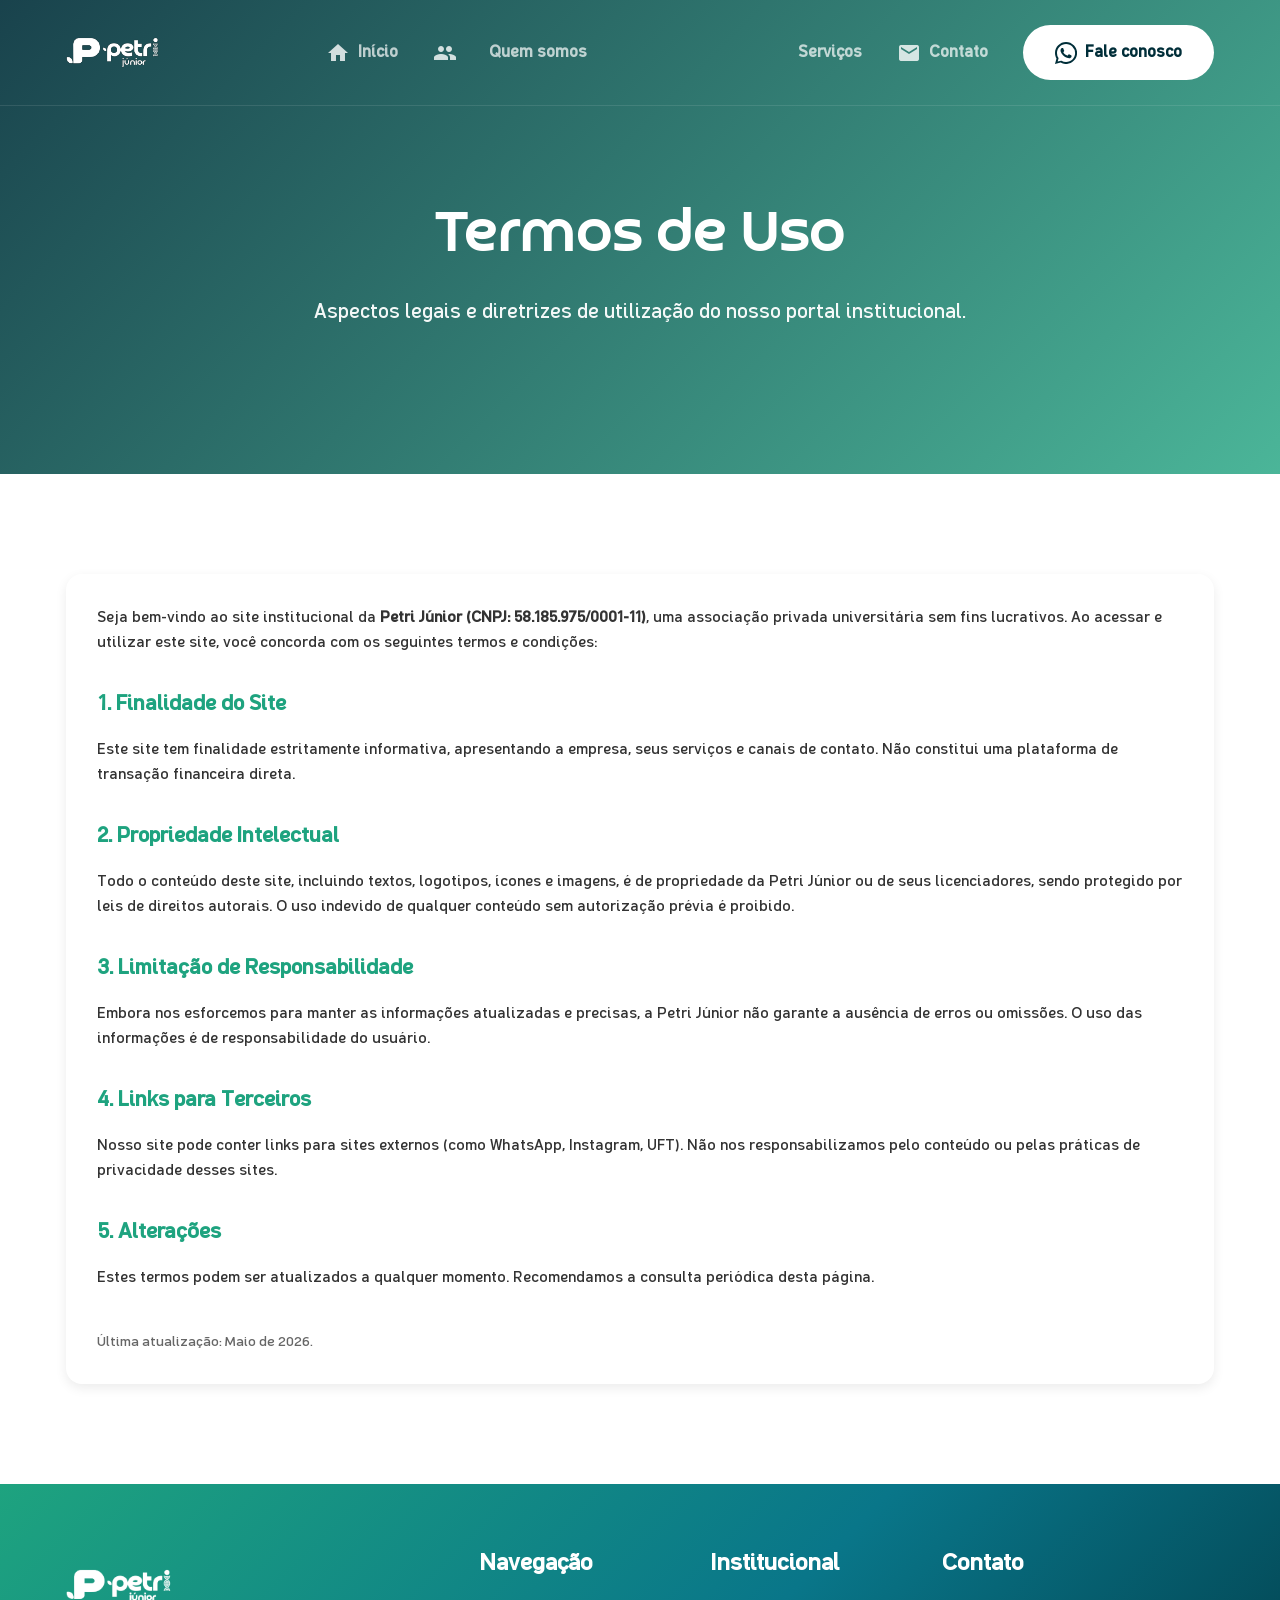
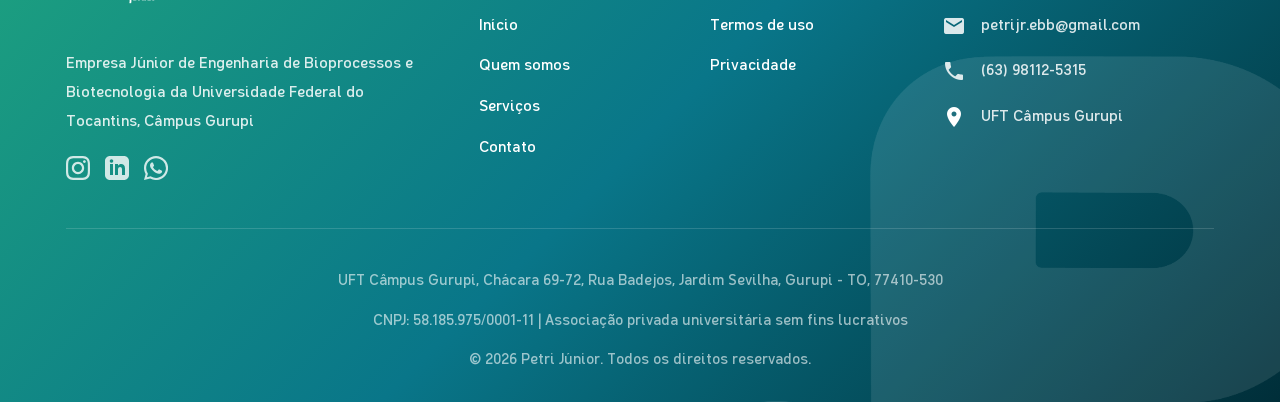
<file: termos-de-uso.html>
<!DOCTYPE html>
<html lang="pt-BR">
<head>
  <meta charset="UTF-8">
  <meta name="viewport" content="width=device-width, initial-scale=1.0">
  <title>Termos de Uso | Petri Júnior</title>
  
  <link href="https://fonts.googleapis.com/icon?family=Material+Icons" rel="stylesheet">
  <link rel="preload" href="assets/fonts/Caracas.ttf" as="font" type="font/ttf" crossorigin="anonymous">
  <link rel="preload" href="assets/fonts/Croogla.ttf" as="font" type="font/ttf" crossorigin="anonymous">
  <link rel="stylesheet" href="assets/css/style.css">
  <link rel="icon" href="assets/img/favicon-colorido.svg" type="image/svg+xml">
</head>
<body>

  <!-- Header -->
  <header>
    <div class="container nav-container">
      <a href="index.html" class="logo">
        <img src="assets/img/logo-petri-white.svg" alt="Petri Júnior" class="logo-white">
        <img src="assets/img/logo-petri-color.svg" alt="Petri Júnior" class="logo-color">
      </a>
      <nav class="nav-links">
        <a href="index.html"><span class="material-icons">home</span> Início</a>
        <a href="quem-somos.html"><span class="material-icons">groups</span> Quem somos</a>
        <a href="servicos.html"><span class="material-icons">biotech</span> Serviços</a>
        <a href="contato.html"><span class="material-icons">mail</span> Contato</a>
        <a href="https://wa.me/5563981125315" class="btn btn-gradient">
          <svg xmlns="http://www.w3.org/2000/svg" width="22" height="22" viewBox="0 0 24 24" fill="white"><path d="M17.472 14.382c-.297-.149-1.758-.867-2.03-.967-.273-.099-.471-.148-.67.15-.197.297-.767.966-.94 1.164-.173.199-.347.223-.644.075-.297-.15-1.255-.463-2.39-1.328-.883-.788-1.48-1.761-1.653-2.059-.173-.297-.018-.458.13-.606.134-.133.298-.347.446-.52.149-.174.198-.298.298-.497.099-.198.05-.371-.025-.52-.075-.149-.669-1.612-.916-2.207-.242-.579-.487-.5-.669-.51-.173-.008-.371-.01-.57-.01-.198 0-.52.074-.792.372-.272.297-1.04 1.016-1.04 2.479 0 1.462 1.065 2.875 1.213 3.074.149.198 2.096 3.2 5.077 4.487.709.306 1.262.489 1.694.625.712.227 1.36.195 1.871.118.571-.085 1.758-.719 2.006-1.413.248-.694.248-1.289.173-1.413-.074-.124-.272-.198-.57-.347m-5.421 7.403h-.004a9.87 9.87 0 01-5.031-1.378l-.361-.214-3.741.982.998-3.648-.235-.374a9.86 9.86 0 01-1.51-5.26c.001-5.45 4.436-9.884 9.888-9.884 2.64 0 5.122 1.03 6.988 2.898a9.825 9.825 0 012.893 6.994c-.003 5.45-4.437 9.884-9.885 9.884m8.413-18.297A11.815 11.815 0 0012.05 0C5.414 0 .015 5.398.01 12.038c0 2.12.553 4.189 1.602 6.04L0 24l6.149-1.613a11.817 11.817 0 005.9 1.652h.005c6.634 0 12.032-5.398 12.037-12.038.003-3.218-1.251-6.242-3.535-8.528z"/></svg>
          Fale conosco
        </a>
      </nav>
      <div class="mobile-menu-btn">
        <span class="material-icons">menu</span>
      </div>
    </div>
  </header>

  <main>
    <section class="page-hero hero-servicos section-padding text-center">
      <div class="container">
        <h1 class="fade-in">Termos de Uso</h1>
        <p class="fade-in" style="max-width: 700px; margin: 25px auto; font-size: 1.3rem; color: rgba(255,255,255,0.95);">Aspectos legais e diretrizes de utilização do nosso portal institucional.</p>
      </div>
    </section>

    <section class="section-padding">
      <div class="container" style="display: block;">
        <div class="glass-card" style="background: white;">
          <p>Seja bem-vindo ao site institucional da <strong>Petri Júnior (CNPJ: 58.185.975/0001-11)</strong>, uma associação privada universitária sem fins lucrativos. Ao acessar e utilizar este site, você concorda com os seguintes termos e condições:</p>
          
          <h4 style="margin: 30px 0 15px; color: var(--primary);">1. Finalidade do Site</h4>
          <p>Este site tem finalidade estritamente informativa, apresentando a empresa, seus serviços e canais de contato. Não constitui uma plataforma de transação financeira direta.</p>
          
          <h4 style="margin: 30px 0 15px; color: var(--primary);">2. Propriedade Intelectual</h4>
          <p>Todo o conteúdo deste site, incluindo textos, logotipos, ícones e imagens, é de propriedade da Petri Júnior ou de seus licenciadores, sendo protegido por leis de direitos autorais. O uso indevido de qualquer conteúdo sem autorização prévia é proibido.</p>
          
          <h4 style="margin: 30px 0 15px; color: var(--primary);">3. Limitação de Responsabilidade</h4>
          <p>Embora nos esforcemos para manter as informações atualizadas e precisas, a Petri Júnior não garante a ausência de erros ou omissões. O uso das informações é de responsabilidade do usuário.</p>
          
          <h4 style="margin: 30px 0 15px; color: var(--primary);">4. Links para Terceiros</h4>
          <p>Nosso site pode conter links para sites externos (como WhatsApp, Instagram, UFT). Não nos responsabilizamos pelo conteúdo ou pelas práticas de privacidade desses sites.</p>
          
          <h4 style="margin: 30px 0 15px; color: var(--primary);">5. Alterações</h4>
          <p>Estes termos podem ser atualizados a qualquer momento. Recomendamos a consulta periódica desta página.</p>
          
          <p style="margin-top: 40px; font-size: 0.9rem; color: var(--text-muted);">Última atualização: Maio de 2026.</p>
        </div>
      </div>
    </section>
  </main>

  <!-- Footer -->
  <footer>
    <img src="assets/img/favicon-branco.svg" class="footer-watermark" alt="Watermark">
    <div class="container" style="display: block;">
      <div class="footer-grid">
        <div class="footer-info">
          <img src="assets/img/logo-petri.svg" alt="Petri Júnior" style="height: 85px; filter: brightness(0) invert(1);">
          <p style="margin-top: 20px;">Empresa Júnior de Engenharia de Bioprocessos e Biotecnologia da Universidade Federal do Tocantins, Câmpus Gurupi</p>
          <div style="display: flex; gap: 15px; margin-top: 20px;">
            <a href="https://www.instagram.com/petrijr.ej/" target="_blank" style="color: white; opacity: 0.8;"><svg xmlns="http://www.w3.org/2000/svg" width="24" height="24" viewBox="0 0 24 24" fill="currentColor"><path d="M12 2.163c3.204 0 3.584.012 4.85.07 3.252.148 4.771 1.691 4.919 4.819.058 1.265.069 1.645.069 4.849 0 3.205-.012 3.584-.069 4.849-.149 3.225-1.664 4.771-4.919 4.919-1.266.058-1.644.07-4.85.07-3.204 0-3.584-.012-4.849-.07-3.26-.149-4.771-1.699-4.919-4.82-.058-1.265-.07-1.644-.07-4.849 0-3.204.013-3.583.07-4.849.149-3.227 1.664-4.771 4.919-4.919 1.266-.057 1.645-.069 4.849-.069zm0-2.163c-3.259 0-3.667.014-4.947.072-4.358.2-6.78 2.618-6.98 6.98-.059 1.281-.073 1.689-.073 4.948 0 3.259.014 3.668.072 4.948.2 4.358 2.618 6.78 6.98 6.98 1.281.058 1.689.072 4.948.072 3.259 0 3.668-.014 4.948-.072 4.354-.2 6.782-2.618 6.979-6.98.059-1.28.073-1.689.073-4.948 0-3.259-.014-3.667-.072-4.947-.196-4.354-2.617-6.78-6.979-6.98-1.281-.059-1.69-.073-4.949-.073zm0 5.838c-3.403 0-6.162 2.759-6.162 6.162s2.759 6.163 6.162 6.163 6.162-2.759 6.162-6.163c0-3.403-2.759-6.162-6.162-6.162zm0 10.162c-2.209 0-4-1.791-4-4 0-2.209 1.791-4 4-4s4 1.791 4 4c0 2.209-1.791 4-4 4zm6.406-11.845c-.796 0-1.441.645-1.441 1.44s.645 1.44 1.441 1.44c.795 0 1.439-.645 1.439-1.44s-.644-1.44-1.439-1.44z"/></svg></a>
            <a href="https://www.linkedin.com/company/petri-j%C3%BAnior" target="_blank" style="color: white; opacity: 0.8;"><svg xmlns="http://www.w3.org/2000/svg" width="24" height="24" viewBox="0 0 24 24" fill="currentColor"><path d="M19 0h-14c-2.761 0-5 2.239-5 5v14c0 2.761 2.239 5 5 5h14c2.762 0 5-2.238 5-5v-14c0-2.761-2.238-5-5-5zm-11 19h-3v-11h3v11zm-1.5-12.268c-.966 0-1.75-.79-1.75-1.764s.784-1.764 1.75-1.764 1.75.79 1.75 1.764-.783 1.764-1.75 1.764zm13.5 12.268h-3v-5.604c0-3.368-4-3.113-4 0v5.604h-3v-11h3v1.765c1.396-2.586 7-2.777 7 2.476v6.759z"/></svg></a>
            <a href="https://wa.me/5563981125315" target="_blank" style="color: white; opacity: 0.8;"><svg xmlns="http://www.w3.org/2000/svg" width="24" height="24" viewBox="0 0 24 24" fill="currentColor"><path d="M17.472 14.382c-.297-.149-1.758-.867-2.03-.967-.273-.099-.471-.148-.67.15-.197.297-.767.966-.94 1.164-.173.199-.347.223-.644.075-.297-.15-1.255-.463-2.39-1.328-.883-.788-1.48-1.761-1.653-2.059-.173-.297-.018-.458.13-.606.134-.133.298-.347.446-.52.149-.174.198-.298.298-.497.099-.198.05-.371-.025-.52-.075-.149-.669-1.612-.916-2.207-.242-.579-.487-.5-.669-.51-.173-.008-.371-.01-.57-.01-.198 0-.52.074-.792.372-.272.297-1.04 1.016-1.04 2.479 0 1.462 1.065 2.875 1.213 3.074.149.198 2.096 3.2 5.077 4.487.709.306 1.262.489 1.694.625.712.227 1.36.195 1.871.118.571-.085 1.758-.719 2.006-1.413.248-.694.248-1.289.173-1.413-.074-.124-.272-.198-.57-.347m-5.421 7.403h-.004a9.87 9.87 0 01-5.031-1.378l-.361-.214-3.741.982.998-3.648-.235-.374a9.86 9.86 0 01-1.51-5.26c.001-5.45 4.436-9.884 9.888-9.884 2.64 0 5.122 1.03 6.988 2.898a9.825 9.825 0 012.893 6.994c-.003 5.45-4.437 9.884-9.885 9.884m8.413-18.297A11.815 11.815 0 0012.05 0C5.414 0 .015 5.398.01 12.038c0 2.12.553 4.189 1.602 6.04L0 24l6.149-1.613a11.817 11.817 0 005.9 1.652h.005c6.634 0 12.032-5.398 12.037-12.038.003-3.218-1.251-6.242-3.535-8.528z"/></svg></a>
          </div>
        </div>
        <div class="footer-links">
          <h4>Navegação</h4>
          <ul>
            <li><a href="index.html">Início</a></li>
            <li><a href="quem-somos.html">Quem somos</a></li>
            <li><a href="servicos.html">Serviços</a></li>
            <li><a href="contato.html">Contato</a></li>
          </ul>
        </div>
        <div class="footer-links">
          <h4>Institucional</h4>
          <ul>
            <li><a href="termos-de-uso.html">Termos de uso</a></li>
            <li><a href="politica-de-privacidade.html">Privacidade</a></li>
          </ul>
        </div>
        <div class="footer-contact">
          <h4>Contato</h4>
          <p><span class="material-icons">mail</span> petrijr.ebb@gmail.com</p>
          <p><span class="material-icons">call</span> (63) 98112-5315</p>
          <p><span class="material-icons" style="color: white;">place</span> UFT Câmpus Gurupi</p>
        </div>
      </div>
      <div class="footer-bottom">
        <p>UFT Câmpus Gurupi, Chácara 69-72, Rua Badejos, Jardim Sevilha, Gurupi - TO, 77410-530</p>
        <p style="margin-top: 15px;">CNPJ: 58.185.975/0001-11 | Associação privada universitária sem fins lucrativos</p>
        <p style="margin-top: 15px;">&copy; 2026 Petri Júnior. Todos os direitos reservados.</p>
      </div>
    </div>
  </footer>

  <script src="assets/js/main.js"></script>
</body>
</html>
</file>
<file: assets/css/style.css>
/* 
  Petri Júnior - Institutional Website 
  Refined Style Guide
*/

:root {
  /* Colors */
  --primary: #1ea37f;
  --primary-dark: #097689;
  --primary-darker: #002e39;
  --gradient: linear-gradient(135deg, #1ea37f 0%, #097689 50%, #002e39 100%);
  
  --bg-white: #ffffff;
  --bg-light: #f8f9fa;
  --text-dark: #333333;
  --text-muted: #666666;
  --border-light: rgba(0, 0, 0, 0.08);
  --shadow-sm: 0 2px 4px rgba(0, 0, 0, 0.05);
  --shadow-md: 0 4px 12px rgba(0, 0, 0, 0.08);
  
  /* Glassmorphism */
  --glass-bg: rgba(255, 255, 255, 0.7);
  --glass-border: rgba(255, 255, 255, 0.3);
  --glass-blur: blur(10px);
}

/* Fonts */
@font-face {
  font-family: "Caracas";
  src: url("../fonts/Caracas.ttf") format("truetype");
  font-display: block;
}

@font-face {
  font-family: "Croogla";
  src: url("../fonts/Croogla.ttf") format("truetype");
  font-display: block;
}

/* Base Styles */
* {
  margin: 0;
  padding: 0;
  box-sizing: border-box;
}

html {
  scroll-behavior: smooth;
}

body {
  font-family: "Caracas", Arial, Helvetica, sans-serif;
  color: var(--text-dark);
  line-height: 1.6;
  background-color: var(--bg-white);
  overflow-x: hidden;
  font-variant-ligatures: none;
  font-feature-settings: "liga" 0; /* Comprehensive ligature disabling */
}

/* SVG Quality & Engine Optimization */
svg, img[src$=".svg"] {
  shape-rendering: geometricPrecision;
  image-rendering: -webkit-optimize-contrast;
  image-rendering: crisp-edges; /* fallback for some engines */
  image-rendering: optimizeQuality;
  -webkit-backface-visibility: hidden;
  backface-visibility: hidden;
}

/* Main Titles - Croogla */
h1, h2, .main-title {
  font-family: "Croogla", Arial, Helvetica, sans-serif;
  font-weight: normal;
  line-height: 1.1;
  letter-spacing: -0.01em;
}

h1 { font-size: 4rem; }
h2 { font-size: 3.5rem; }

/* Secondary/Card Titles - Caracas Bold */
h3, h4, h5, h6, .card-title {
  font-family: "Caracas", sans-serif;
  font-weight: bold;
}

h3 { font-size: 1.8rem; }
h4 { font-size: 1.4rem; }

a {
  text-decoration: none;
  color: inherit;
  transition: 0.3s;
}

ul {
  list-style: none;
}

img {
  max-width: 100%;
  height: auto;
  display: block;
}

/* Utility Classes */
.container {
  width: 92%;
  max-width: 1300px;
  margin: 0 auto;
  padding: 0 15px;
}

.section-padding {
  padding: 100px 0;
}

.text-center { text-align: center; }

.glass-card {
  background: var(--glass-bg);
  backdrop-filter: var(--glass-blur);
  -webkit-backdrop-filter: var(--glass-blur);
  border: 1px solid var(--glass-border);
  border-radius: 16px;
  padding: 30px;
  box-shadow: var(--shadow-md);
  transition: transform 0.3s ease, box-shadow 0.3s ease;
}

.glass-card:hover {
  transform: translateY(-8px);
  box-shadow: 0 12px 24px rgba(0, 0, 0, 0.1);
}

/* Hero Section Refined */
.hero {
  background: linear-gradient(135deg, rgba(0, 46, 57, 0.85) 0%, rgba(30, 163, 127, 0.85) 100%), 
              url('https://images.unsplash.com/photo-1618053448492-2b629c2c912c?q=80&w=1200&auto=format&fit=crop');
  background-size: cover;
  background-position: center;
  background-attachment: fixed;
  color: white;
  min-height: 100vh;
  display: flex;
  align-items: center;
  position: relative;
  overflow: hidden;
  padding-top: 150px;
  padding-bottom: 180px;
}

.hero-watermark {
  position: absolute;
  right: -10%;
  bottom: -20%;
  width: 60%;
  height: auto;
  opacity: 0.12;
  pointer-events: none;
  z-index: 1;
  animation: watermarkFadeIn 2s ease-out forwards;
}

@keyframes watermarkFadeIn {
  from { opacity: 0; transform: scale(0.9) translate(20px, 20px); }
  to { opacity: 0.12; transform: scale(1) translate(0, 0); }
}

.about-watermark {
  position: absolute;
  left: -5%;
  top: 10%;
  width: 400px;
  opacity: 0.05;
  pointer-events: none;
  z-index: 0;
  animation: watermarkFadeIn 3s ease-out forwards;
}

.hero .container {
  position: relative;
  z-index: 2;
  display: grid;
  grid-template-columns: 1.2fr 0.8fr;
  align-items: center;
}

@media (max-width: 992px) {
  .hero .container {
    grid-template-columns: 1fr;
  }
  .hero-watermark {
    width: 100%;
    right: -20%;
    bottom: -10%;
  }
}

.page-hero {
  background-size: cover;
  background-position: center;
  background-attachment: fixed;
  color: white;
  padding-top: 200px;
  padding-bottom: 120px;
  position: relative;
}

.page-hero::before {
  content: '';
  position: absolute;
  top: 0;
  left: 0;
  width: 100%;
  height: 100%;
  background: linear-gradient(135deg, rgba(0, 46, 57, 0.9) 0%, rgba(30, 163, 127, 0.8) 100%);
  z-index: 1;
}

.page-hero .container {
  position: relative;
  z-index: 2;
}

.hero::after {
  content: '';
  position: absolute;
  bottom: 0;
  left: 0;
  width: 100%;
  height: 180px;
  background: linear-gradient(to bottom, transparent, var(--bg-white));
  pointer-events: none;
}

/* Specific Page Heroes */
.hero-quem-somos {
  background-image: url('https://images.unsplash.com/photo-1595154038281-4beb9195415b?q=80&w=1472&auto=format&fit=crop');
}

.hero-contato {
  background-image: url('https://images.unsplash.com/photo-1707944745899-104a4b12d945?q=80&w=747&auto=format&fit=crop');
}

.hero-servicos {
  background-image: url('https://images.unsplash.com/photo-1614308460927-5024ba2e1dcb?q=80&w=1200&auto=format&fit=crop');
}

/* Buttons */
.btn {
  display: inline-flex;
  align-items: center;
  justify-content: center;
  padding: 14px 32px;
  border-radius: 50px;
  font-family: "Caracas", sans-serif;
  font-weight: bold;
  cursor: pointer;
  transition: 0.3s;
  border: none;
  gap: 12px;
  font-size: 1rem;
}

.btn svg {
  display: block;
}

.btn-primary {
  background: white;
  color: var(--primary-darker);
}

.btn-primary:hover {
  background: var(--bg-light);
  transform: translateY(-2px);
  box-shadow: 0 5px 15px rgba(0,0,0,0.1);
}

.btn-gradient {
  background: var(--gradient);
  color: white !important;
}

.btn-gradient svg {
  fill: white !important;
}

.btn-gradient:hover {
  opacity: 0.95;
  transform: translateY(-2px);
  box-shadow: 0 5px 15px rgba(30, 163, 127, 0.3);
}

.btn-secondary {
  background: transparent;
  color: white;
  border: 2px solid white;
}

.btn-secondary:hover {
  background: rgba(255, 255, 255, 0.1);
  transform: translateY(-2px);
}

/* Section Transitions */
.transition-gradient {
  height: 150px;
  background: linear-gradient(to bottom, var(--bg-white), var(--bg-light));
}

/* Workflow Section Styles */
.workflow-grid {
  display: grid;
  grid-template-columns: repeat(auto-fit, minmax(200px, 1fr));
  gap: 20px;
  margin-top: 50px;
}

.workflow-step {
  text-align: center;
  padding: 30px 20px;
  background: white;
  border-radius: 16px;
  box-shadow: var(--shadow-sm);
  position: relative;
  transition: 0.3s;
}

.workflow-step:hover {
  transform: translateY(-5px);
  box-shadow: var(--shadow-md);
}

.step-number {
  width: 50px;
  height: 50px;
  background: var(--gradient);
  color: white;
  border-radius: 50%;
  display: flex;
  align-items: center;
  justify-content: center;
  font-size: 1.5rem;
  font-family: "Croogla", sans-serif;
  margin: 0 auto 20px;
}

/* Moments Gallery Styles */
.moments-grid {
  display: grid;
  grid-template-columns: repeat(auto-fill, minmax(300px, 1fr));
  gap: 20px;
  margin-top: 40px;
}

.moment-card {
  background: white;
  border-radius: 12px;
  overflow: hidden;
  box-shadow: var(--shadow-sm);
  transition: 0.3s;
}

.moment-card:hover {
  transform: scale(1.02);
  box-shadow: var(--shadow-md);
}

.moment-img {
  width: 100%;
  height: 240px;
  object-fit: cover;
}

.moment-info {
  padding: 20px;
}

.moment-date {
  font-size: 0.85rem;
  color: var(--primary);
  font-weight: bold;
  margin-bottom: 5px;
}

.moment-desc {
  font-size: 0.95rem;
  color: var(--text-dark);
}

/* Team Card Styles */
.team-grid {
  display: grid;
  grid-template-columns: repeat(auto-fill, minmax(280px, 1fr));
  gap: 30px;
}

.team-card {
  background: white;
  border-radius: 16px;
  padding: 30px;
  text-align: center;
  box-shadow: var(--shadow-sm);
  border: 1px solid var(--border-light);
  transition: 0.3s;
}

.team-card:hover {
  border-color: var(--primary);
  transform: translateY(-5px);
}

.team-photo {
  width: 130px;
  height: 130px;
  border-radius: 50%;
  margin: 0 auto 20px;
  object-fit: cover;
  border: 4px solid var(--bg-light);
}

.team-links {
  display: flex;
  justify-content: center;
  gap: 15px;
  margin-top: 20px;
}

.team-links a {
  color: var(--text-muted);
  font-size: 1.4rem;
}

.team-links a:hover {
  color: var(--primary);
}

.advisor-card {
  grid-column: 1 / -1;
  max-width: 1000px;
  margin: 0 auto 50px;
  display: grid;
  grid-template-columns: 280px 1fr;
  text-align: left;
  align-items: center;
  gap: 50px;
  padding: 40px;
  border-left: 6px solid var(--primary);
}

/* Areas Cards Grid Optimization */
.areas-grid {
  display: grid;
  grid-template-columns: repeat(6, 1fr);
  gap: 25px;
}

.area-card.span-2 { grid-column: span 2; }
.area-card.span-3 { grid-column: span 3; }

/* Indicators Grid 4-in-a-row */
.indicators-grid {
  display: grid;
  grid-template-columns: repeat(4, 1fr);
  gap: 25px;
  max-width: 1200px;
  margin: 0 auto;
}

.indicator-item {
  display: flex;
  flex-direction: column;
  align-items: center;
  justify-content: center;
}

.indicator-icon {
  font-size: 3.5rem !important;
  color: var(--primary);
  margin-bottom: 15px;
  opacity: 0.8;
}

/* Mascot Dynamics */
.mascot-container {
  position: relative;
  margin-bottom: 0;
  z-index: 10;
  display: flex;
  justify-content: center;
  align-items: center;
}

.mascot-img {
  width: 100%;
  max-width: 420px;
  height: auto;
  aspect-ratio: 1080 / 1350;
  object-fit: contain;
  filter: drop-shadow(0 15px 40px rgba(0,0,0,0.12));
  transition: transform 0.8s cubic-bezier(0.22, 1, 0.36, 1), filter 0.8s ease;
  will-change: transform;
}

.mascot-container:hover .mascot-img {
  transform: translateY(-10px) scale(1.03);
  filter: drop-shadow(0 25px 60px rgba(0,0,0,0.18));
}

/* Ecosystem Logos */
.ecosystem-logos img {
  height: 100px;
  width: auto;
  filter: none;
  transition: 0.4s;
}

.mej-card {
  display: flex;
  flex-direction: column;
  align-items: center;
}

.mej-card img {
  height: 110px;
  margin-bottom: 25px;
}

/* Areas Cards with Images */
.area-card {
  position: relative;
  overflow: hidden;
  border-radius: 16px;
  height: 400px;
  display: flex;
  flex-direction: column;
  justify-content: flex-end;
  color: white;
  transition: 0.4s;
  box-shadow: var(--shadow-md);
}

.area-card img {
  position: absolute;
  top: 0;
  left: 0;
  width: 100%;
  height: 100%;
  object-fit: cover;
  z-index: 1;
  transition: 0.5s;
}

.area-card::before {
  content: '';
  position: absolute;
  top: 0;
  left: 0;
  width: 100%;
  height: 100%;
  background: linear-gradient(to top, rgba(0,46,57,0.95) 0%, rgba(0,46,57,0.4) 50%, transparent 100%);
  z-index: 2;
}

.area-card .card-content {
  position: relative;
  z-index: 3;
  padding: 35px;
}

.area-card:hover {
  transform: translateY(-10px);
}

.area-card:hover img {
  transform: scale(1.1);
}

/* Google Maps Embed */
.map-container {
  width: 100%;
  height: 400px;
  border-radius: 16px;
  overflow: hidden;
  margin-top: 30px;
  border: 1px solid var(--border-light);
  box-shadow: var(--shadow-sm);
}

/* Animations */
.fade-in {
  opacity: 0;
  transform: translateY(30px);
  transition: opacity 0.8s ease-out, transform 0.8s ease-out;
}

.fade-in.visible {
  opacity: 1;
  transform: translateY(0);
}

/* Header */
header {
  position: fixed;
  top: 0;
  width: 100%;
  z-index: 1000;
  padding: 15px 0;
  transition: all 0.4s cubic-bezier(0.4, 0, 0.2, 1);
  border-bottom: 1px solid transparent;
}

/* Navbar States */
header.navbar--transparent {
  background: transparent;
  backdrop-filter: none;
  -webkit-backdrop-filter: none;
  border-bottom-color: rgba(255, 255, 255, 0.1);
}

header.navbar--scrolled {
  background: rgba(255, 255, 255, 0.85);
  backdrop-filter: blur(12px);
  -webkit-backdrop-filter: blur(12px);
  padding: 10px 0;
  border-bottom-color: var(--border-light);
  box-shadow: var(--shadow-sm);
}

.nav-container {
  display: flex;
  justify-content: space-between;
  align-items: center;
}

/* Logo Switching */
.logo {
  display: flex;
  align-items: center;
}

.logo img {
  height: 75px;
  transition: opacity 0.3s ease;
}

.logo .logo-white { display: none; }
.logo .logo-color { display: block; }

header.navbar--transparent .logo .logo-white { display: block; }
header.navbar--transparent .logo .logo-color { display: none; }

header.navbar--scrolled .logo .logo-white { display: none; }
header.navbar--scrolled .logo .logo-color { display: block; }

.nav-links {
  display: flex;
  gap: 35px;
  align-items: center;
}

.nav-links a {
  font-weight: 600;
  font-size: 1.05rem;
  color: var(--primary-darker);
  display: flex;
  align-items: center;
  gap: 8px;
  transition: color 0.3s ease;
}

/* Colors for Transparent State (Desktop) */
@media (min-width: 769px) {
  header.navbar--transparent .nav-links a {
    color: rgba(255, 255, 255, 0.7);
  }

  header.navbar--transparent .nav-links a:hover {
    color: white;
    opacity: 1;
  }

  header.navbar--transparent .nav-links a .material-icons {
    color: white;
    opacity: 0.8;
  }
  
  header.navbar--transparent .nav-links a.active {
    color: white;
    opacity: 1;
  }
  
  header.navbar--transparent .nav-links a.active .material-icons {
    opacity: 1;
  }

  /* CTA Button in Transparent State */
  header.navbar--transparent .btn-gradient {
    background: white;
    color: var(--primary-darker) !important;
  }
  
  header.navbar--transparent .btn-gradient svg {
    fill: var(--primary-darker) !important;
  }

  header.navbar--transparent .btn-gradient:hover {
    background: var(--bg-light);
    transform: translateY(-2px);
    box-shadow: 0 5px 15px rgba(255, 255, 255, 0.2);
  }
}

header.navbar--transparent .mobile-menu-btn {
  color: white;
}

/* Specific Active/Hover Colors */
.nav-links a:hover, .nav-links a.active {
  color: var(--primary);
}

header.navbar--scrolled .nav-links a.active {
  color: var(--primary);
}

.mobile-menu-btn {
  display: none;
  cursor: pointer;
  color: var(--primary-darker);
  transition: color 0.3s ease;
}

/* Footer */
footer {
  background: var(--gradient);
  color: white;
  padding: 60px 0 30px;
  position: relative;
  overflow: hidden;
}

.footer-watermark {
  position: absolute;
  right: -8%;
  bottom: -30%;
  width: 650px;
  height: auto;
  opacity: 0.1;
  pointer-events: none;
  z-index: 1;
}

.footer-grid, .footer-bottom {
  position: relative;
  z-index: 2;
}

.footer-grid {
  display: grid;
  grid-template-columns: 2fr 1fr 1fr 1.5fr;
  gap: 50px;
  margin-bottom: 40px;
}

.footer-info img {
  height: 85px;
  filter: brightness(0) invert(1);
}

.footer-info p {
  color: rgba(255, 255, 255, 0.85);
  margin-top: 25px;
  line-height: 1.8;
}

.footer-links h4, .footer-contact h4 {
  color: white;
  margin-bottom: 30px;
  font-size: 1.5rem;
}

.footer-links ul li {
  margin-bottom: 15px;
}

.footer-links a:hover {
  color: white;
  opacity: 0.8;
  text-decoration: underline;
}

.footer-contact p {
  color: rgba(255, 255, 255, 0.85);
  display: flex;
  align-items: center;
  gap: 15px;
  margin-bottom: 20px;
}

.footer-bottom {
  border-top: 1px solid rgba(255, 255, 255, 0.15);
  padding-top: 40px;
  text-align: center;
  color: rgba(255, 255, 255, 0.6);
  font-size: 0.95rem;
}

/* Responsive Grid */
@media (max-width: 1200px) {
  .advisor-card {
    grid-template-columns: 200px 1fr;
    gap: 30px;
  }
}

@media (max-width: 1024px) {
  .areas-grid {
    grid-template-columns: repeat(2, 1fr);
  }
  .area-card.span-2, .area-card.span-3 { grid-column: span 1; }
  .indicators-grid {
    grid-template-columns: repeat(2, 1fr);
  }
}

@media (max-width: 768px) {
  :root {
    --section-padding: 60px; /* Reduced for mobile */
  }

  .section-padding {
    padding: var(--section-padding) 0;
  }

  h1 { font-size: 2.5rem !important; }
  h2 { font-size: 2rem !important; }
  
  .areas-grid {
    grid-template-columns: 1fr;
    gap: 15px;
  }
  
  .indicators-grid {
    grid-template-columns: 1fr;
    gap: 15px;
  }
  
  .hero { 
    min-height: auto; 
    padding-top: 120px; 
    padding-bottom: 100px;
    text-align: center;
  }

  .hero .hero-btns {
    justify-content: center;
  }

  .page-hero { padding-top: 140px; padding-bottom: 60px; }
  
  /* Mobile Menu Transitions */
  .mobile-menu-btn { display: block; }

  .nav-links {
    display: flex; /* Always flex but hidden by height/opacity */
    position: absolute;
    top: 100%;
    left: 0;
    width: 100%;
    background: white;
    flex-direction: column;
    padding: 0 20px;
    gap: 0;
    box-shadow: 0 15px 30px rgba(0,0,0,0.1);
    border-top: 1px solid var(--border-light);
    
    /* Animation state */
    max-height: 0;
    opacity: 0;
    overflow: hidden;
    transform: translateY(-10px);
    transition: max-height 0.5s cubic-bezier(0.4, 0, 0.2, 1), 
                opacity 0.4s ease, 
                transform 0.4s ease,
                padding 0.5s ease;
  }

  /* Force dark text in mobile menu regardless of header state */
  .nav-links a {
    color: var(--primary-darker);
  }

  .nav-links a .material-icons {
    color: var(--primary-darker);
  }

  .nav-links a:hover, .nav-links a.active {
    color: var(--primary);
  }

  .nav-links.active {
    max-height: 600px; /* Large enough to fit items */
    opacity: 1;
    transform: translateY(0);
    padding: 25px 20px;
    gap: 20px;
  }

  .nav-links a {
    width: 100%;
    justify-content: flex-start;
    opacity: 0;
    transform: translateX(-10px);
    transition: 0.3s ease;
  }

  .nav-links.active a {
    opacity: 1;
    transform: translateX(0);
  }
  
  /* Stagger links fade-in */
  .nav-links.active a:nth-child(1) { transition-delay: 0.1s; }
  .nav-links.active a:nth-child(2) { transition-delay: 0.15s; }
  .nav-links.active a:nth-child(3) { transition-delay: 0.2s; }
  .nav-links.active a:nth-child(4) { transition-delay: 0.25s; }
  .nav-links.active a:nth-child(5) { transition-delay: 0.3s; }

  .nav-links .btn-gradient {
    width: 100%;
    margin-top: 10px;
  }
  
  .footer-grid {
    grid-template-columns: 1fr;
    text-align: left; /* Left align as requested */
    gap: 40px;
  }

  .footer-contact p {
    justify-content: flex-start; /* Left align as requested */
  }

  .footer-info {
    display: flex;
    flex-direction: column;
    align-items: flex-start;
  }

  .footer-info .social-links {
    justify-content: flex-start !important;
  }

  .footer-watermark {
    display: none;
  }
  
  .advisor-card {
    grid-template-columns: 1fr;
    text-align: center;
    padding: 25px;
  }

  .team-photo {
    width: 100px;
    height: 100px;
  }
  
  .mascot-container {
    margin-bottom: 0;
  }

  .workflow-grid {
    grid-template-columns: 1fr;
  }

  /* Grid Layouts for mobile */
  .grid {
    grid-template-columns: 1fr !important;
    gap: 30px !important;
  }

  .about-detail .grid {
    display: flex !important;
    flex-direction: column;
  }

  .about-detail .grid > div:nth-child(1) {
    order: 2;
  }
  .about-detail .grid > div:nth-child(1) img {
    order: 1;
    margin-bottom: 20px;
  }

  #alimentos .grid, #biosseguranca .grid {
    display: flex !important;
    flex-direction: column;
  }
}
</file>
